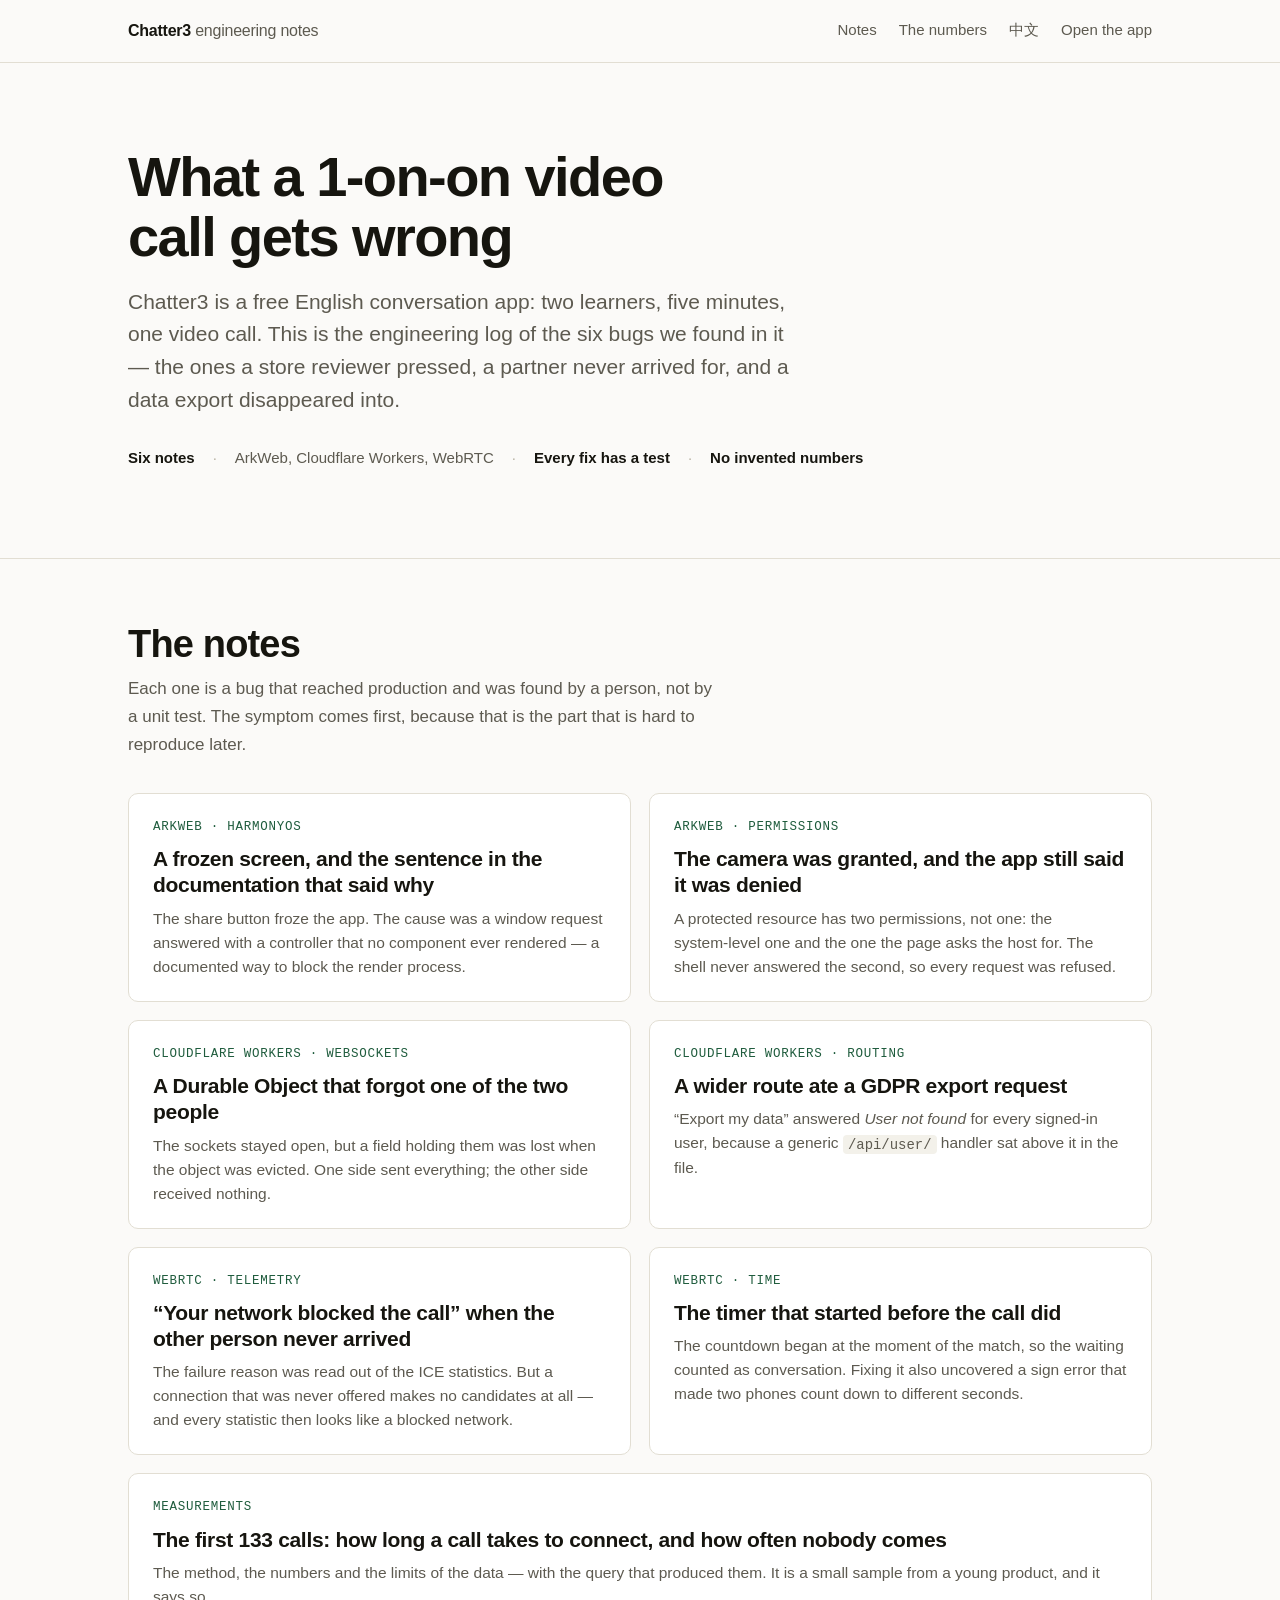
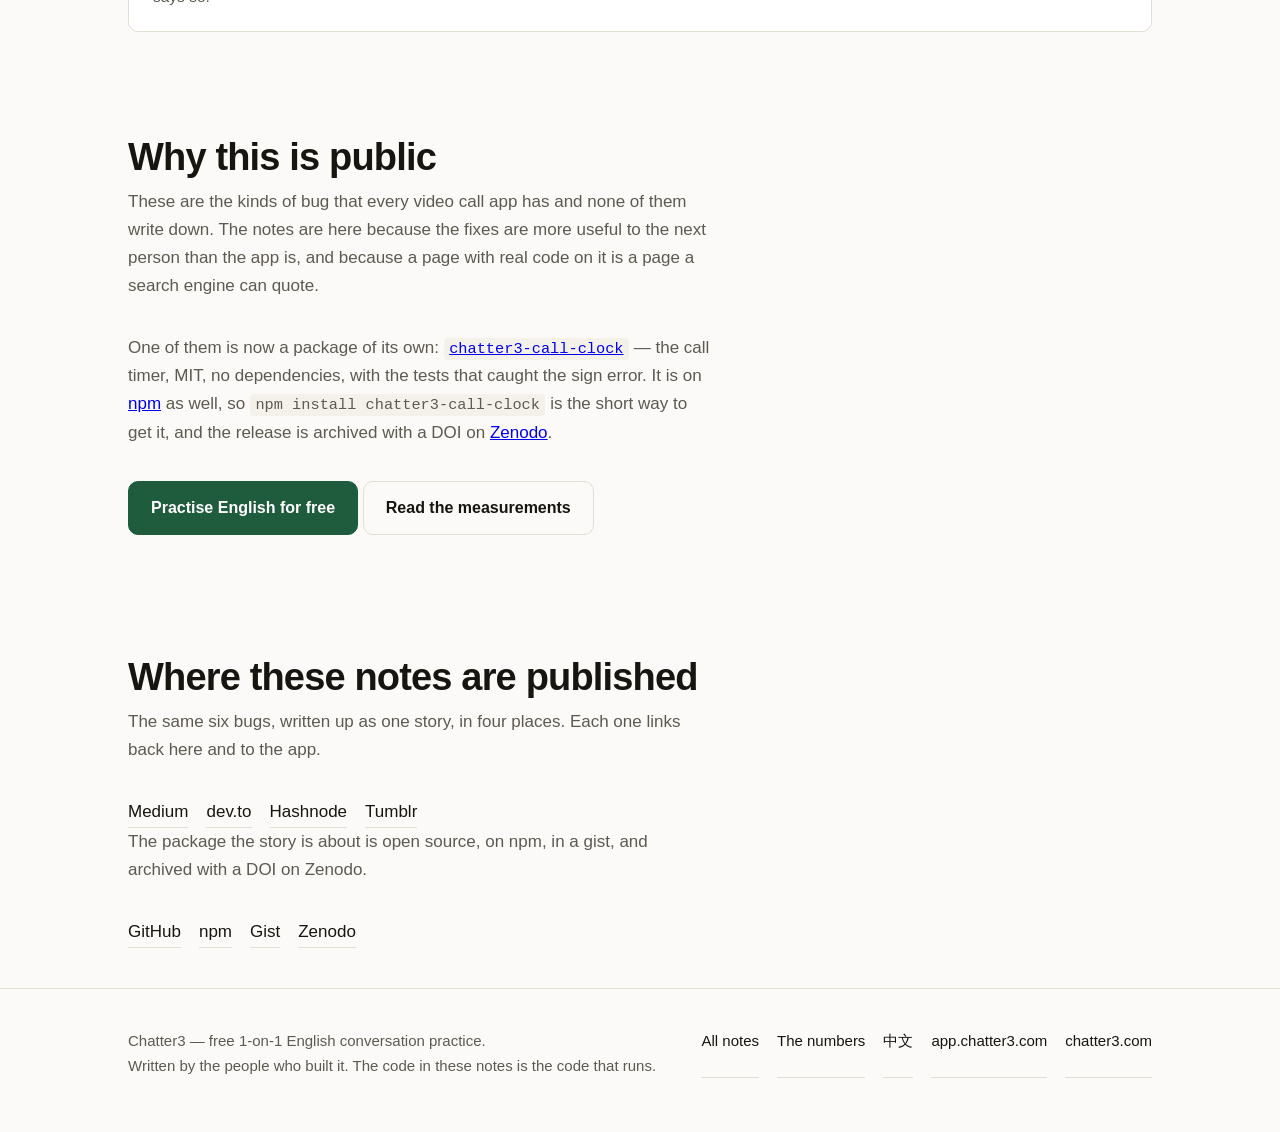
<file: index.html>
<!doctype html>
<html lang="en" data-type="software" data-radius="soft" data-buttons="solid">
<head>
<meta charset="utf-8">
<meta name="viewport" content="width=device-width, initial-scale=1">
<title>What a 1-on-1 video call gets wrong — Chatter3 engineering notes</title>
<meta name="description" content="The engineering log of Chatter3, a free English conversation app: six real bugs in ArkWeb, Cloudflare Workers and WebRTC, each with the symptom, the cause, the fix and the test that keeps it fixed.">
<meta name="site-kind" content="software">
<meta name="page-type" content="software">
<meta name="page-kind" content="notes">
<link rel="canonical" href="https://chatter3-lab.github.io/">
<meta property="og:title" content="What a 1-on-1 video call gets wrong">
<meta property="og:description" content="Six bugs from a free 1-on-1 video call app in production, with the code that fixed them.">
<meta property="og:type" content="website">
<meta property="og:url" content="https://chatter3-lab.github.io/">
<meta name="twitter:card" content="summary">
<meta name="theme-color" content="#fbfaf8">
<link rel="stylesheet" href="/style.css">
<link rel="icon" href="/favicon.svg" type="image/svg+xml">
<script>document.documentElement.className += ' js';</script>
</head>
<body>
<a class="skip" href="#main">Skip to the text</a>

<header class="site-head">
  <div class="wrap">
    <a class="brand" href="/">Chatter3 <span>engineering notes</span></a>
    <nav class="nav">
      <a href="/#notes">Notes</a>
      <a href="/data/">The numbers</a>
      <a class="secondary" href="/zh/">中文</a>
      <a class="secondary" href="https://app.chatter3.com">Open the app</a>
    </nav>
  </div>
</header>

<main id="main">
  <section class="hero">
    <div class="wrap">
      <h1 data-enter>What a 1-on&#8209;on video call gets wrong</h1>
      <p class="lede" data-enter>Chatter3 is a free English conversation app: two learners, five minutes, one video call. This is the engineering log of the six bugs we found in it — the ones a store reviewer pressed, a partner never arrived for, and a data export disappeared into.</p>
      <p class="meta" data-enter><span><b>Six notes</b></span><span>ArkWeb, Cloudflare Workers, WebRTC</span><span><b>Every fix has a test</b></span><span><b>No invented numbers</b></span></p>
    </div>
  </section>

  <section class="notes" id="notes">
    <div class="wrap">
      <h2>The notes</h2>
      <p class="section-note">Each one is a bug that reached production and was found by a person, not by a unit test. The symptom comes first, because that is the part that is hard to reproduce later.</p>

      <div class="note-grid">
        <a class="note-card" href="/arkweb-freeze/">
          <p class="kicker">ArkWeb · HarmonyOS</p>
          <h3>A frozen screen, and the sentence in the documentation that said why</h3>
          <p>The share button froze the app. The cause was a window request answered with a controller that no component ever rendered — a documented way to block the render process.</p>
        </a>

        <a class="note-card" href="/camera-permission/">
          <p class="kicker">ArkWeb · Permissions</p>
          <h3>The camera was granted, and the app still said it was denied</h3>
          <p>A protected resource has two permissions, not one: the system&#8209;level one and the one the page asks the host for. The shell never answered the second, so every request was refused.</p>
        </a>

        <a class="note-card" href="/durable-object-peer-loss/">
          <p class="kicker">Cloudflare Workers · WebSockets</p>
          <h3>A Durable Object that forgot one of the two people</h3>
          <p>The sockets stayed open, but a field holding them was lost when the object was evicted. One side sent everything; the other side received nothing.</p>
        </a>

        <a class="note-card" href="/route-order/">
          <p class="kicker">Cloudflare Workers · Routing</p>
          <h3>A wider route ate a GDPR export request</h3>
          <p>&#8220;Export my data&#8221; answered <em>User not found</em> for every signed&#8209;in user, because a generic <code>/api/user/<id></code> handler sat above it in the file.</p>
        </a>

        <a class="note-card" href="/peer-not-joined/">
          <p class="kicker">WebRTC · Telemetry</p>
          <h3>&#8220;Your network blocked the call&#8221; when the other person never arrived</h3>
          <p>The failure reason was read out of the ICE statistics. But a connection that was never offered makes no candidates at all — and every statistic then looks like a blocked network.</p>
        </a>

        <a class="note-card" href="/call-clock/">
          <p class="kicker">WebRTC · Time</p>
          <h3>The timer that started before the call did</h3>
          <p>The countdown began at the moment of the match, so the waiting counted as conversation. Fixing it also uncovered a sign error that made two phones count down to different seconds.</p>
        </a>

        <a class="note-card note-card--wide" href="/data/">
          <p class="kicker">Measurements</p>
          <h3>The first 133 calls: how long a call takes to connect, and how often nobody comes</h3>
          <p>The method, the numbers and the limits of the data — with the query that produced them. It is a small sample from a young product, and it says so.</p>
        </a>
      </div>
    </div>
  </section>

  <section class="notes">
    <div class="wrap">
      <h2>Why this is public</h2>
      <p class="section-note">These are the kinds of bug that every video call app has and none of them write down. The notes are here because the fixes are more useful to the next person than the app is, and because a page with real code on it is a page a search engine can quote.</p>
      <p class="section-note">One of them is now a package of its own: <a href="https://github.com/chatter3-lab/chatter3-call-clock"><code>chatter3-call-clock</code></a> — the call timer, MIT, no dependencies, with the tests that caught the sign error. It is on <a href="https://www.npmjs.com/package/chatter3-call-clock">npm</a> as well, so <code>npm install chatter3-call-clock</code> is the short way to get it, and the release is archived with a DOI on <a href="https://zenodo.org/records/24357991">Zenodo</a>.</p>
      <p><a class="btn" href="https://app.chatter3.com">Practise English for free</a> <a class="btn btn--quiet" href="/data/">Read the measurements</a></p>
    </div>
  </section>

  <section class="notes">
    <div class="wrap">
      <h2>Where these notes are published</h2>
      <p class="section-note">The same six bugs, written up as one story, in four places. Each one links back here and to the app.</p>
      <p class="pub-links">
        <a href="https://medium.com/@chatter3_lab/six-production-bugs-in-a-webrtc-app-with-the-tests-that-keep-them-fixed-aef40ace1c3a">Medium</a>
        <a href="https://dev.to/chatter3_lab/six-production-bugs-in-a-webrtc-app-with-the-tests-that-keep-them-fixed-25oj">dev.to</a>
        <a href="https://hashnode.com/posts/six-production-bugs-in-a-webrtc-app-with-the-tests-that-keep-them-fixed/6afd4846d442bab38e0895c0">Hashnode</a>
        <a href="https://www.tumblr.com/chatter3-lab">Tumblr</a>
      </p>
      <p class="section-note">The package the story is about is open source, on npm, in a gist, and archived with a DOI on Zenodo.</p>
      <p class="pub-links">
        <a href="https://github.com/chatter3-lab/chatter3-call-clock">GitHub</a>
        <a href="https://www.npmjs.com/package/chatter3-call-clock">npm</a>
        <a href="https://gist.github.com/rkj-c3/0881f4837f5694165c9cd8d26cff5bd1">Gist</a>
        <a href="https://zenodo.org/records/24357991">Zenodo</a>
      </p>
    </div>
  </section>
</main>

<footer class="site-foot">
  <div class="wrap">
    <div>
      Chatter3 — free 1-on-1 English conversation practice.<br>
      Written by the people who built it. The code in these notes is the code that runs.
    </div>
    <div class="foot-links">
      <a href="/">All notes</a>
      <a href="/data/">The numbers</a>
      <a href="/zh/">中文</a>
      <a href="https://app.chatter3.com">app.chatter3.com</a>
      <a href="https://chatter3.com">chatter3.com</a>
    </div>
  </div>
</footer>

<script>
(function () {
  var els = document.querySelectorAll('[data-enter]');
  function show() { for (var i = 0; i < els.length; i++) { els[i].classList.add('in'); } }
  if (window.matchMedia && window.matchMedia('(prefers-reduced-motion: reduce)').matches) { show(); return; }
  requestAnimationFrame(function () { setTimeout(show, 60); });
})();
</script>
</body>
</html>
</file>
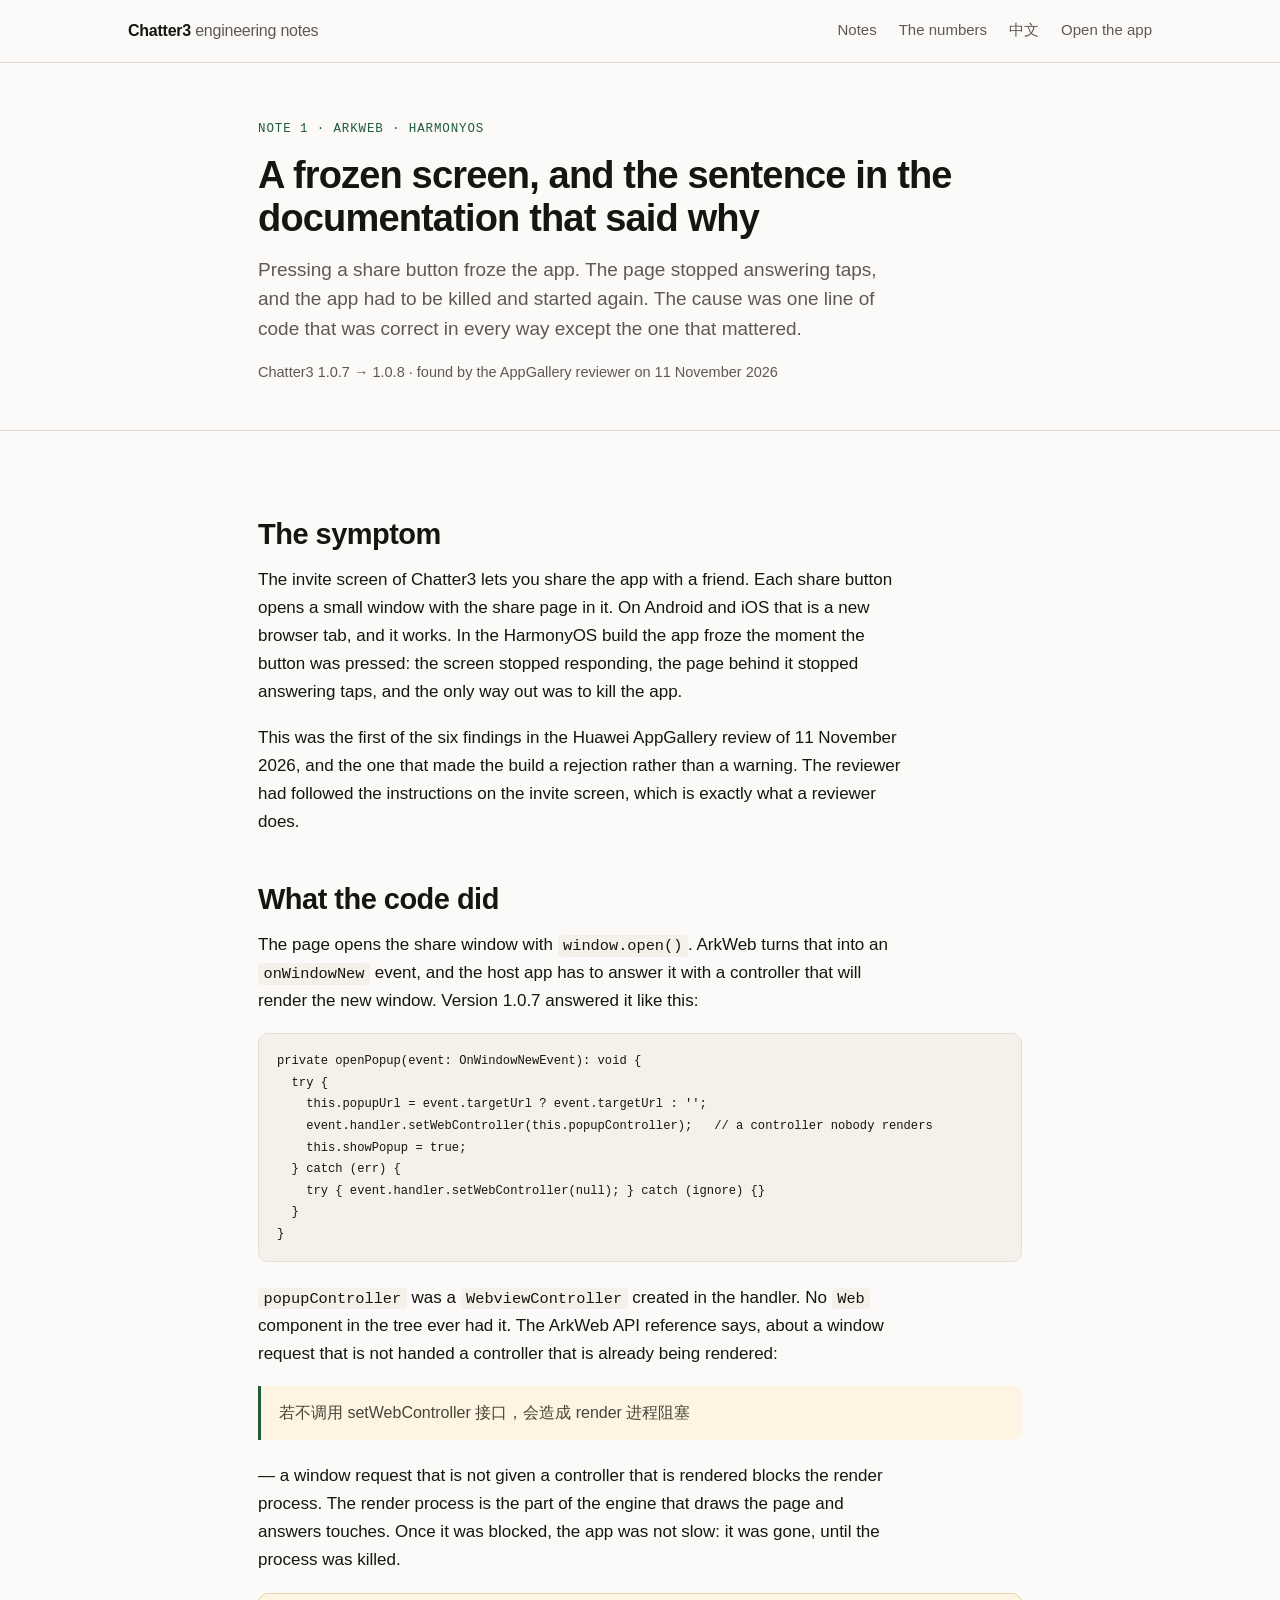
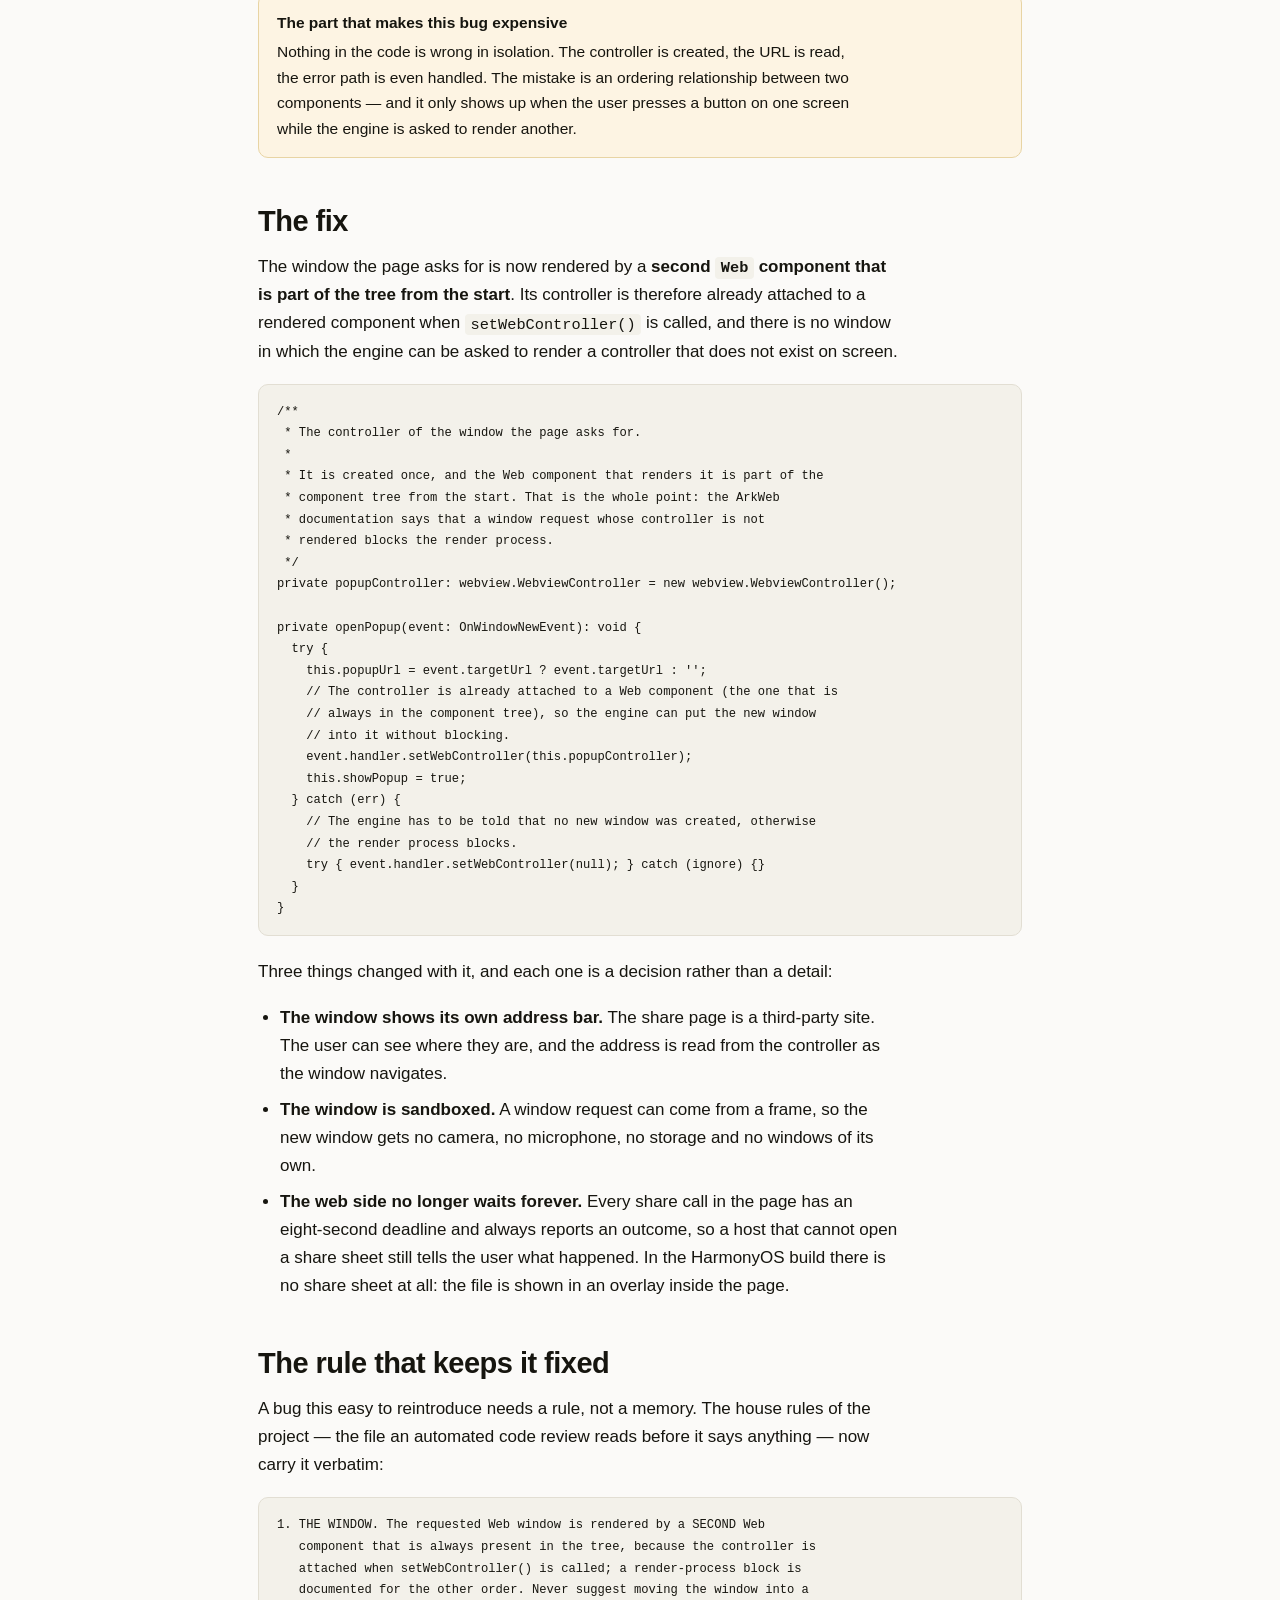
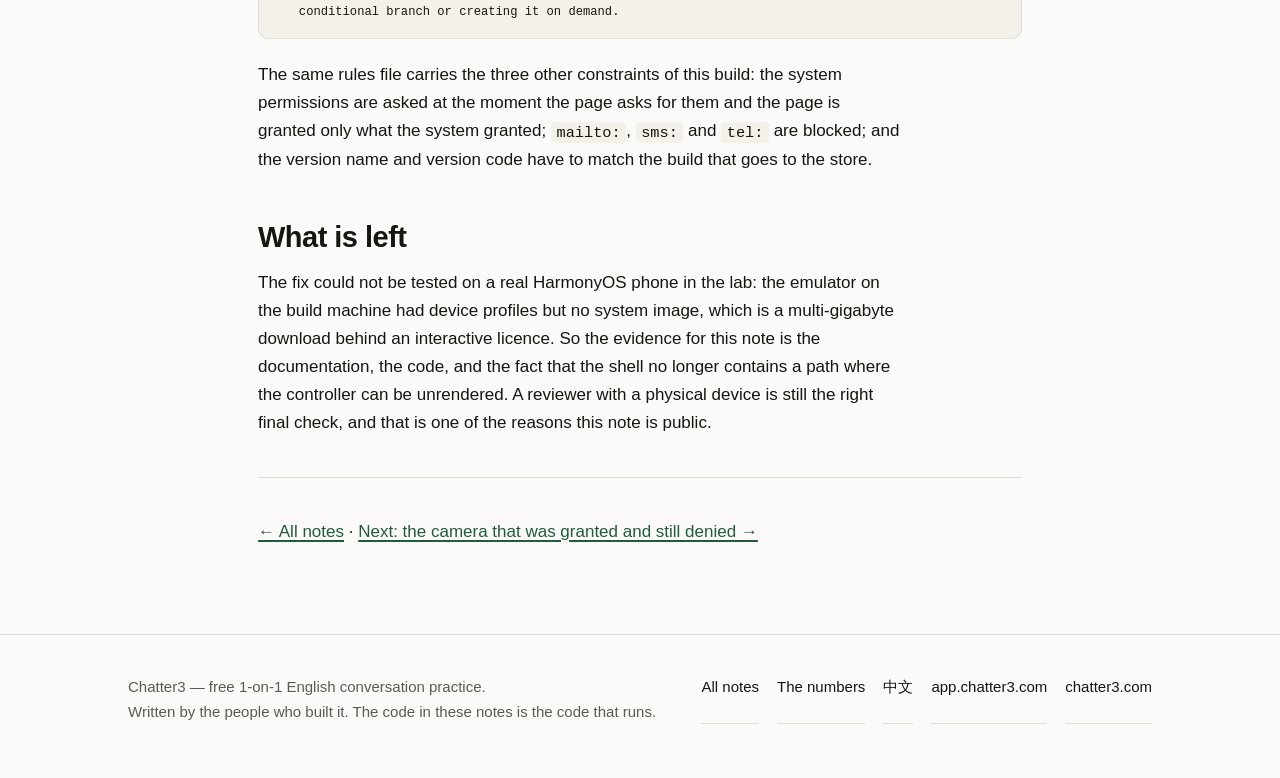
<file: arkweb-freeze/index.html>
<!doctype html>
<html lang="en" data-type="software" data-radius="soft" data-buttons="solid">
<head>
<meta charset="utf-8">
<meta name="viewport" content="width=device-width, initial-scale=1">
<title>A frozen screen, and the sentence in the documentation that said why — Chatter3</title>
<meta name="description" content="A share button froze the HarmonyOS app: ArkWeb's onWindowNew was answered with a WebviewController that no Web component ever rendered, which blocks the render process. The fix, the code and the rule that keeps it fixed.">
<meta name="site-kind" content="software">
<meta name="page-type" content="software">
<link rel="canonical" href="https://chatter3-lab.github.io/arkweb-freeze/">
<meta property="og:title" content="A frozen screen, and the sentence in the documentation that said why">
<meta property="og:description" content="ArkWeb, a window request, and a render process that blocked.">
<meta property="og:type" content="article">
<meta property="og:url" content="https://chatter3-lab.github.io/arkweb-freeze/">
<meta name="theme-color" content="#fbfaf8">
<link rel="stylesheet" href="/style.css">
<link rel="icon" href="/favicon.svg" type="image/svg+xml">
</head>
<body>
<a class="skip" href="#main">Skip to the text</a>

<header class="site-head">
  <div class="wrap">
    <a class="brand" href="/">Chatter3 <span>engineering notes</span></a>
    <nav class="nav">
      <a href="/#notes">Notes</a>
      <a href="/data/">The numbers</a>
      <a class="secondary" href="/zh/">中文</a>
      <a class="secondary" href="https://app.chatter3.com">Open the app</a>
    </nav>
  </div>
</header>

<main id="main">
  <div class="page-head">
    <div class="wrap wrap--narrow">
      <p class="kicker">Note 1 · ArkWeb · HarmonyOS</p>
      <h1>A frozen screen, and the sentence in the documentation that said why</h1>
      <p class="lede">Pressing a share button froze the app. The page stopped answering taps, and the app had to be killed and started again. The cause was one line of code that was correct in every way except the one that mattered.</p>
      <p class="meta">Chatter3 1.0.7 → 1.0.8 · found by the AppGallery reviewer on 11 November 2026</p>
    </div>
  </div>

  <article>
    <div class="wrap wrap--narrow">

      <h2>The symptom</h2>
      <p>The invite screen of Chatter3 lets you share the app with a friend. Each share button opens a small window with the share page in it. On Android and iOS that is a new browser tab, and it works. In the HarmonyOS build the app froze the moment the button was pressed: the screen stopped responding, the page behind it stopped answering taps, and the only way out was to kill the app.</p>
      <p>This was the first of the six findings in the Huawei AppGallery review of 11 November 2026, and the one that made the build a rejection rather than a warning. The reviewer had followed the instructions on the invite screen, which is exactly what a reviewer does.</p>

      <h2>What the code did</h2>
      <p>The page opens the share window with <code>window.open()</code>. ArkWeb turns that into an <code>onWindowNew</code> event, and the host app has to answer it with a controller that will render the new window. Version 1.0.7 answered it like this:</p>
      <pre><code>private openPopup(event: OnWindowNewEvent): void {
  try {
    this.popupUrl = event.targetUrl ? event.targetUrl : '';
    event.handler.setWebController(this.popupController);   // a controller nobody renders
    this.showPopup = true;
  } catch (err) {
    try { event.handler.setWebController(null); } catch (ignore) {}
  }
}</code></pre>
      <p><code>popupController</code> was a <code>WebviewController</code> created in the handler. No <code>Web</code> component in the tree ever had it. The ArkWeb API reference says, about a window request that is not handed a controller that is already being rendered:</p>
      <blockquote><p>若不调用 setWebController 接口，会造成 render 进程阻塞</p></blockquote>
      <p>— a window request that is not given a controller that is rendered blocks the render process. The render process is the part of the engine that draws the page and answers touches. Once it was blocked, the app was not slow: it was gone, until the process was killed.</p>

      <div class="callout">
        <b>The part that makes this bug expensive</b>
        <p>Nothing in the code is wrong in isolation. The controller is created, the URL is read, the error path is even handled. The mistake is an ordering relationship between two components — and it only shows up when the user presses a button on one screen while the engine is asked to render another.</p>
      </div>

      <h2>The fix</h2>
      <p>The window the page asks for is now rendered by a <strong>second <code>Web</code> component that is part of the tree from the start</strong>. Its controller is therefore already attached to a rendered component when <code>setWebController()</code> is called, and there is no window in which the engine can be asked to render a controller that does not exist on screen.</p>
      <pre><code>/**
 * The controller of the window the page asks for.
 *
 * It is created once, and the Web component that renders it is part of the
 * component tree from the start. That is the whole point: the ArkWeb
 * documentation says that a window request whose controller is not
 * rendered blocks the render process.
 */
private popupController: webview.WebviewController = new webview.WebviewController();

private openPopup(event: OnWindowNewEvent): void {
  try {
    this.popupUrl = event.targetUrl ? event.targetUrl : '';
    // The controller is already attached to a Web component (the one that is
    // always in the component tree), so the engine can put the new window
    // into it without blocking.
    event.handler.setWebController(this.popupController);
    this.showPopup = true;
  } catch (err) {
    // The engine has to be told that no new window was created, otherwise
    // the render process blocks.
    try { event.handler.setWebController(null); } catch (ignore) {}
  }
}</code></pre>
      <p>Three things changed with it, and each one is a decision rather than a detail:</p>
      <ul>
        <li><strong>The window shows its own address bar.</strong> The share page is a third&#8209;party site. The user can see where they are, and the address is read from the controller as the window navigates.</li>
        <li><strong>The window is sandboxed.</strong> A window request can come from a frame, so the new window gets no camera, no microphone, no storage and no windows of its own.</li>
        <li><strong>The web side no longer waits forever.</strong> Every share call in the page has an eight&#8209;second deadline and always reports an outcome, so a host that cannot open a share sheet still tells the user what happened. In the HarmonyOS build there is no share sheet at all: the file is shown in an overlay inside the page.</li>
      </ul>

      <h2>The rule that keeps it fixed</h2>
      <p>A bug this easy to reintroduce needs a rule, not a memory. The house rules of the project — the file an automated code review reads before it says anything — now carry it verbatim:</p>
      <pre><code>1. THE WINDOW. The requested Web window is rendered by a SECOND Web
   component that is always present in the tree, because the controller is
   attached when setWebController() is called; a render-process block is
   documented for the other order. Never suggest moving the window into a
   conditional branch or creating it on demand.</code></pre>
      <p>The same rules file carries the three other constraints of this build: the system permissions are asked at the moment the page asks for them and the page is granted only what the system granted; <code>mailto:</code>, <code>sms:</code> and <code>tel:</code> are blocked; and the version name and version code have to match the build that goes to the store.</p>

      <h2>What is left</h2>
      <p>The fix could not be tested on a real HarmonyOS phone in the lab: the emulator on the build machine had device profiles but no system image, which is a multi&#8209;gigabyte download behind an interactive licence. So the evidence for this note is the documentation, the code, and the fact that the shell no longer contains a path where the controller can be unrendered. A reviewer with a physical device is still the right final check, and that is one of the reasons this note is public.</p>

      <hr>
      <p><a href="/">← All notes</a> · <a href="/camera-permission/">Next: the camera that was granted and still denied →</a></p>
    </div>
  </article>
</main>

<footer class="site-foot">
  <div class="wrap">
    <div>
      Chatter3 — free 1-on-1 English conversation practice.<br>
      Written by the people who built it. The code in these notes is the code that runs.
    </div>
    <div class="foot-links">
      <a href="/">All notes</a>
      <a href="/data/">The numbers</a>
      <a href="/zh/">中文</a>
      <a href="https://app.chatter3.com">app.chatter3.com</a>
      <a href="https://chatter3.com">chatter3.com</a>
    </div>
  </div>
</footer>
</body>
</html>
</file>
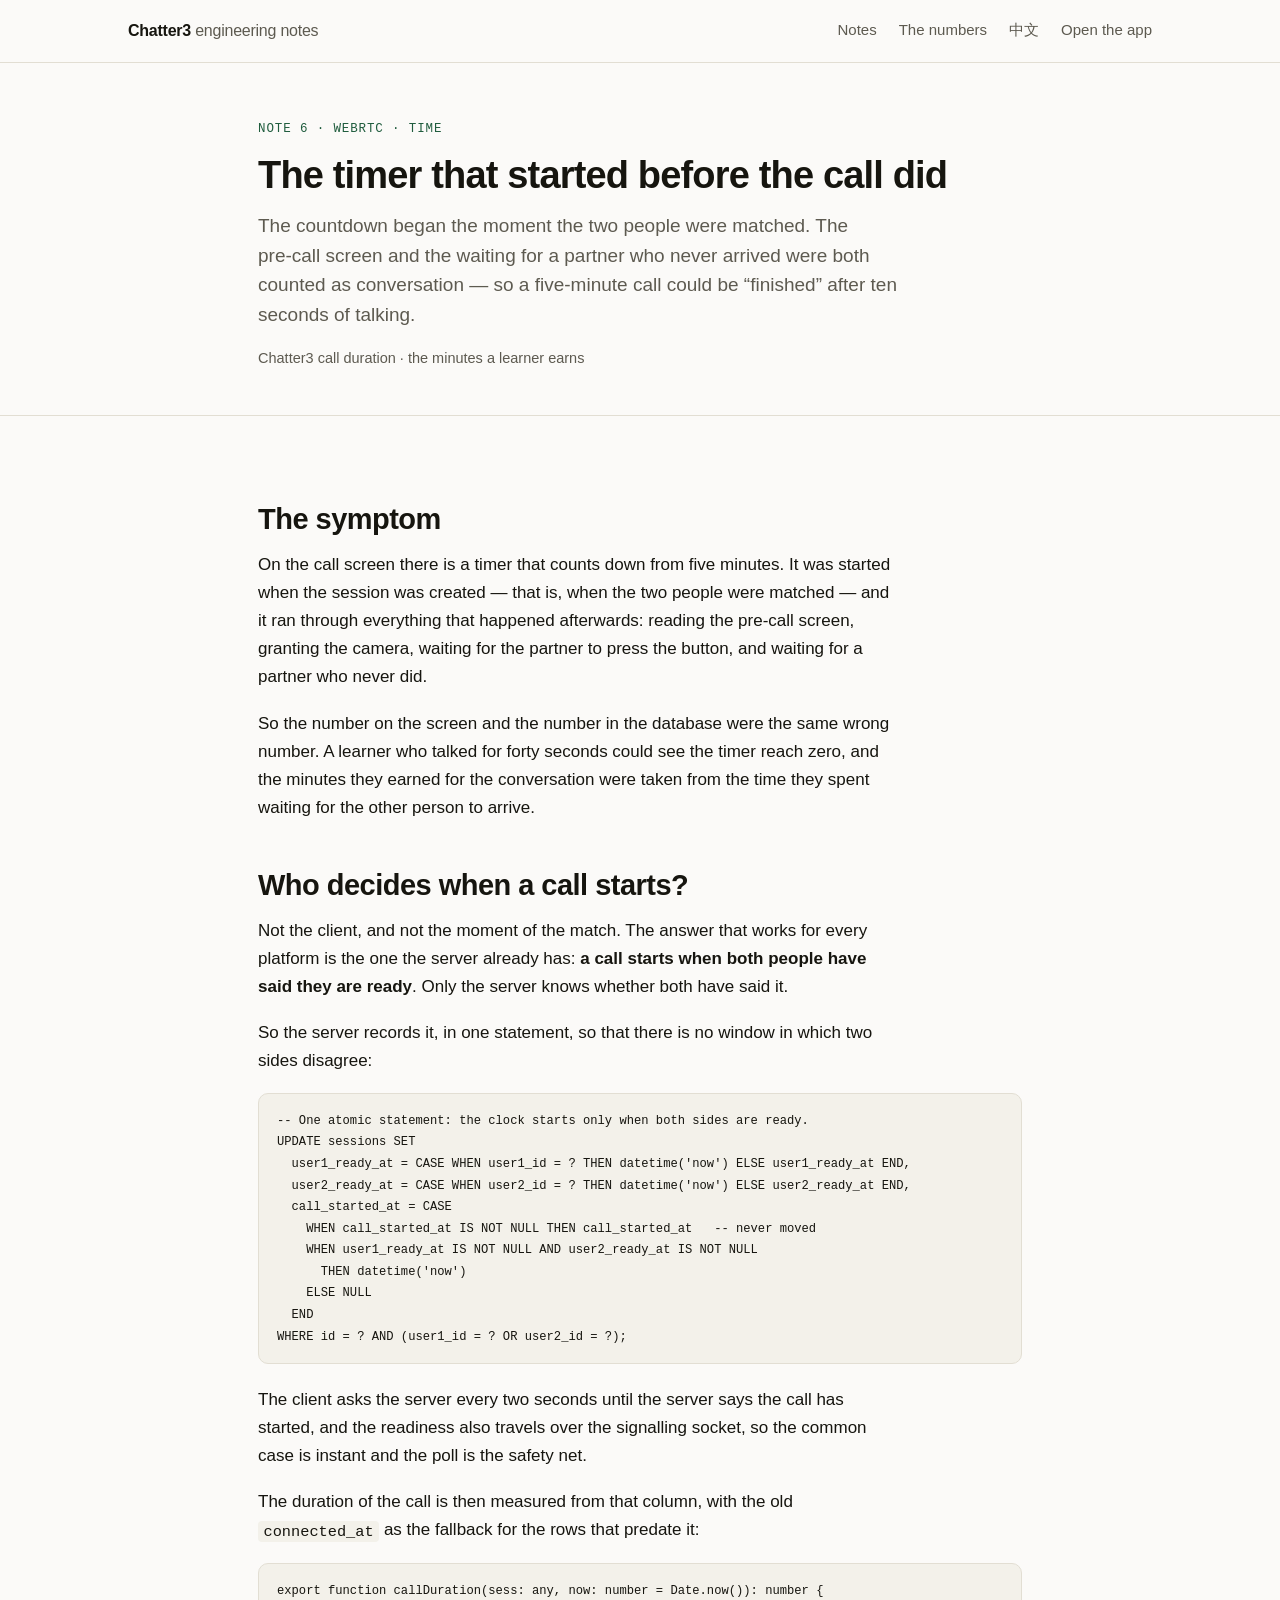
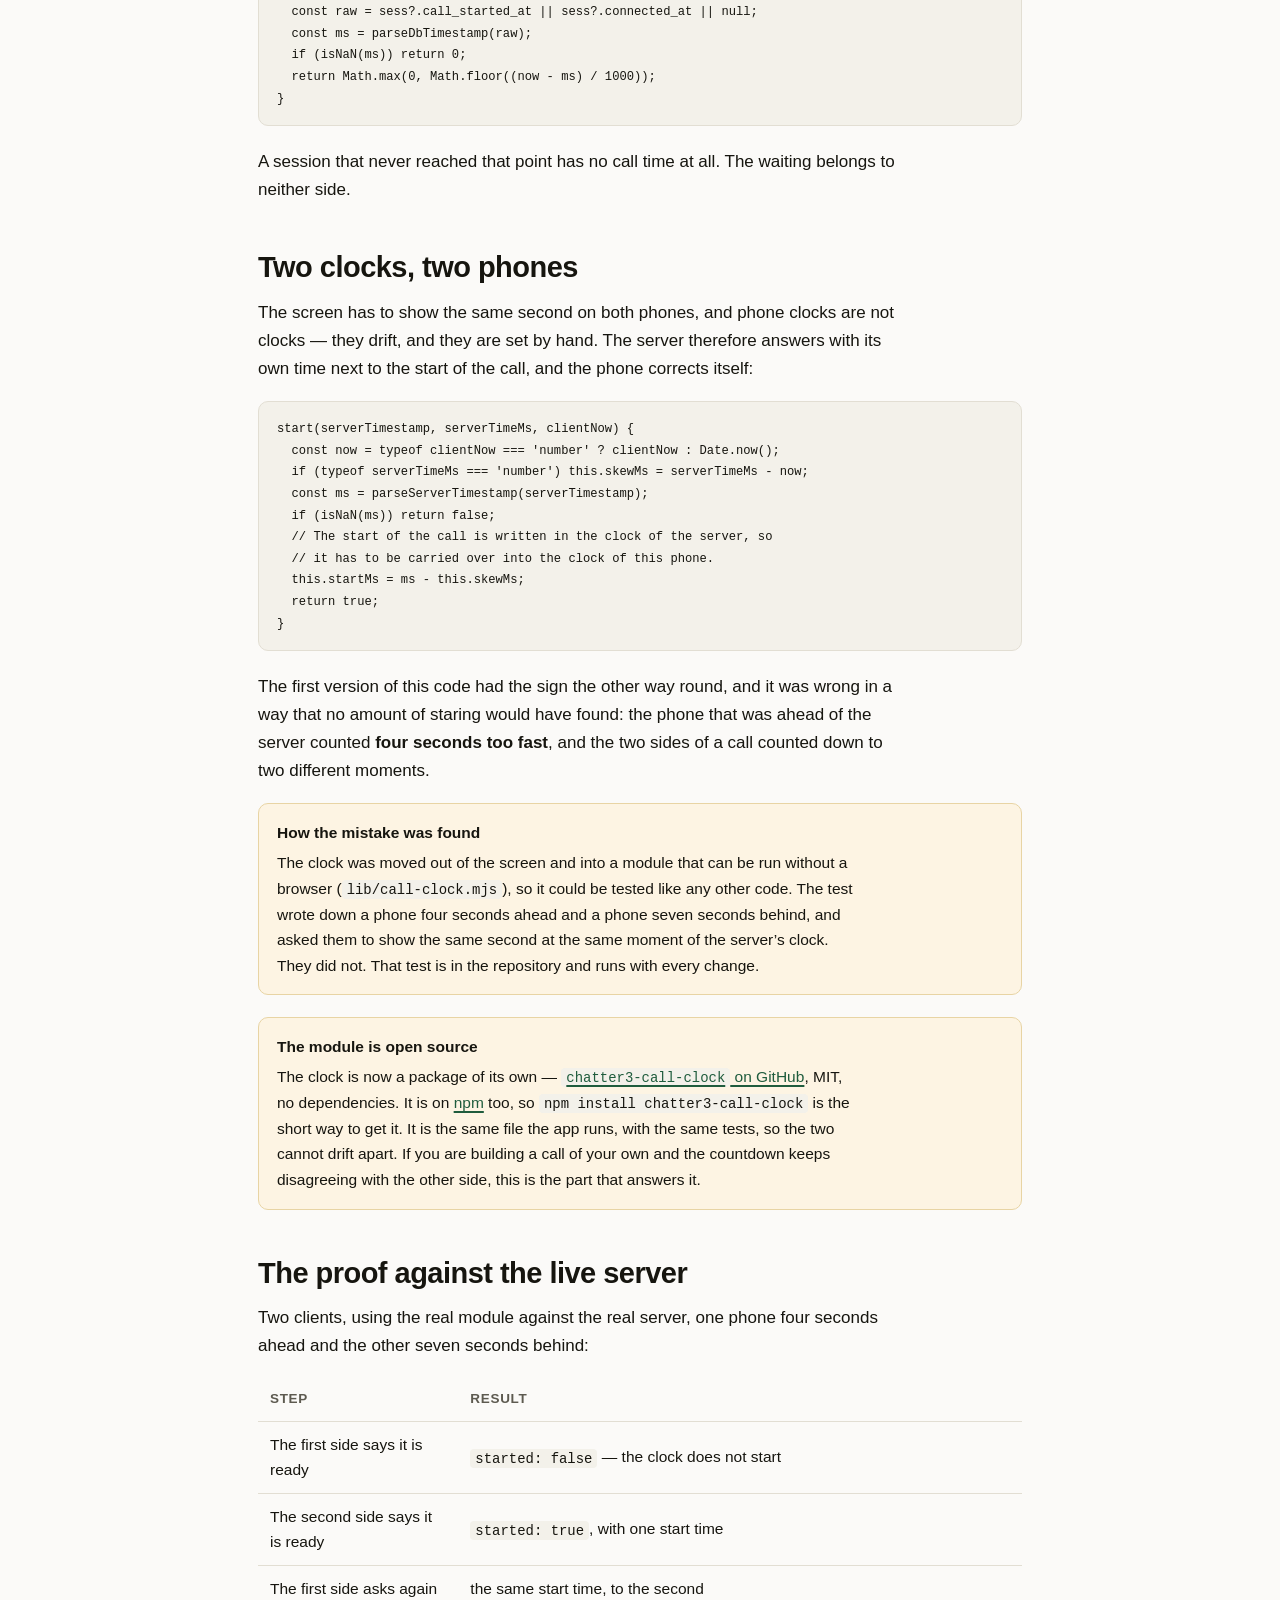
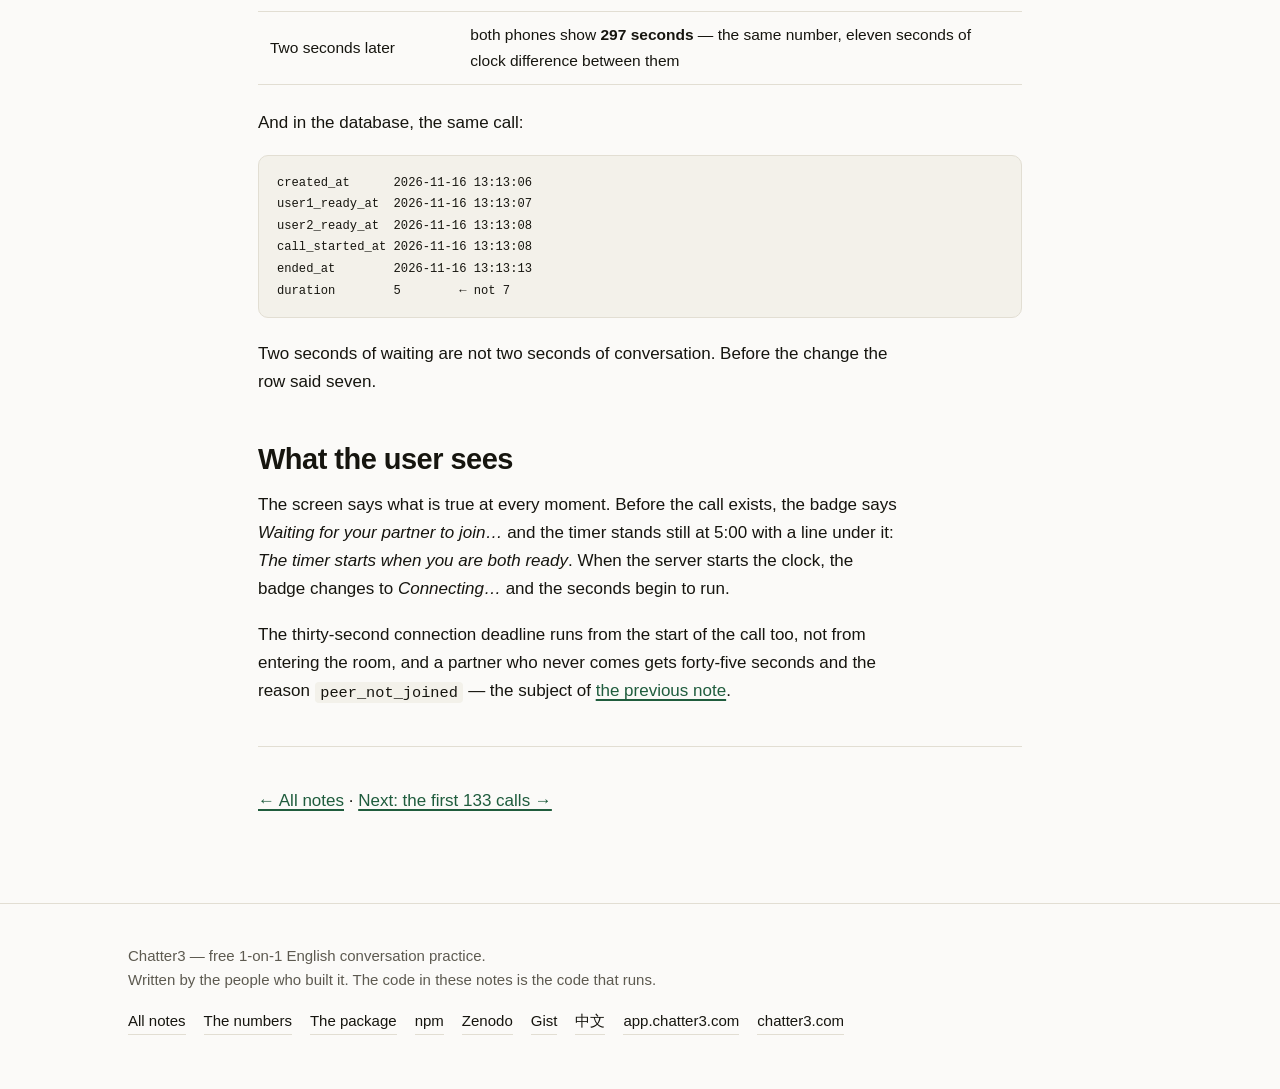
<file: call-clock/index.html>
<!doctype html>
<html lang="en" data-type="software" data-radius="soft" data-buttons="solid">
<head>
<meta charset="utf-8">
<meta name="viewport" content="width=device-width, initial-scale=1">
<title>The timer that started before the call did — Chatter3</title>
<meta name="description" content="A call countdown that began at the moment of the match counted the pre-call screen and the waiting as conversation. The fix: the server starts the clock when both sides are ready, and the two phones count down to the same second.">
<meta name="site-kind" content="software">
<meta name="page-type" content="software">
<link rel="canonical" href="https://chatter3-lab.github.io/call-clock/">
<meta property="og:title" content="The timer that started before the call did">
<meta property="og:description" content="Who decides when a call starts? The server, when both people are ready.">
<meta property="og:type" content="article">
<meta property="og:url" content="https://chatter3-lab.github.io/call-clock/">
<meta name="theme-color" content="#fbfaf8">
<link rel="stylesheet" href="/style.css">
<link rel="icon" href="/favicon.svg" type="image/svg+xml">
</head>
<body>
<a class="skip" href="#main">Skip to the text</a>

<header class="site-head">
  <div class="wrap">
    <a class="brand" href="/">Chatter3 <span>engineering notes</span></a>
    <nav class="nav">
      <a href="/#notes">Notes</a>
      <a href="/data/">The numbers</a>
      <a class="secondary" href="/zh/">中文</a>
      <a class="secondary" href="https://app.chatter3.com">Open the app</a>
    </nav>
  </div>
</header>

<main id="main">
  <div class="page-head">
    <div class="wrap wrap--narrow">
      <p class="kicker">Note 6 · WebRTC · Time</p>
      <h1>The timer that started before the call did</h1>
      <p class="lede">The countdown began the moment the two people were matched. The pre&#8209;call screen and the waiting for a partner who never arrived were both counted as conversation — so a five&#8209;minute call could be &#8220;finished&#8221; after ten seconds of talking.</p>
      <p class="meta">Chatter3 call duration · the minutes a learner earns</p>
    </div>
  </div>

  <article>
    <div class="wrap wrap--narrow">

      <h2>The symptom</h2>
      <p>On the call screen there is a timer that counts down from five minutes. It was started when the session was created — that is, when the two people were matched — and it ran through everything that happened afterwards: reading the pre&#8209;call screen, granting the camera, waiting for the partner to press the button, and waiting for a partner who never did.</p>
      <p>So the number on the screen and the number in the database were the same wrong number. A learner who talked for forty seconds could see the timer reach zero, and the minutes they earned for the conversation were taken from the time they spent waiting for the other person to arrive.</p>

      <h2>Who decides when a call starts?</h2>
      <p>Not the client, and not the moment of the match. The answer that works for every platform is the one the server already has: <strong>a call starts when both people have said they are ready</strong>. Only the server knows whether both have said it.</p>
      <p>So the server records it, in one statement, so that there is no window in which two sides disagree:</p>
      <pre><code>-- One atomic statement: the clock starts only when both sides are ready.
UPDATE sessions SET
  user1_ready_at = CASE WHEN user1_id = ? THEN datetime('now') ELSE user1_ready_at END,
  user2_ready_at = CASE WHEN user2_id = ? THEN datetime('now') ELSE user2_ready_at END,
  call_started_at = CASE
    WHEN call_started_at IS NOT NULL THEN call_started_at   -- never moved
    WHEN user1_ready_at IS NOT NULL AND user2_ready_at IS NOT NULL
      THEN datetime('now')
    ELSE NULL
  END
WHERE id = ? AND (user1_id = ? OR user2_id = ?);</code></pre>
      <p>The client asks the server every two seconds until the server says the call has started, and the readiness also travels over the signalling socket, so the common case is instant and the poll is the safety net.</p>
      <p>The duration of the call is then measured from that column, with the old <code>connected_at</code> as the fallback for the rows that predate it:</p>
      <pre><code>export function callDuration(sess: any, now: number = Date.now()): number {
  const raw = sess?.call_started_at || sess?.connected_at || null;
  const ms = parseDbTimestamp(raw);
  if (isNaN(ms)) return 0;
  return Math.max(0, Math.floor((now - ms) / 1000));
}</code></pre>
      <p>A session that never reached that point has no call time at all. The waiting belongs to neither side.</p>

      <h2>Two clocks, two phones</h2>
      <p>The screen has to show the same second on both phones, and phone clocks are not clocks — they drift, and they are set by hand. The server therefore answers with its own time next to the start of the call, and the phone corrects itself:</p>
      <pre><code>start(serverTimestamp, serverTimeMs, clientNow) {
  const now = typeof clientNow === 'number' ? clientNow : Date.now();
  if (typeof serverTimeMs === 'number') this.skewMs = serverTimeMs - now;
  const ms = parseServerTimestamp(serverTimestamp);
  if (isNaN(ms)) return false;
  // The start of the call is written in the clock of the server, so
  // it has to be carried over into the clock of this phone.
  this.startMs = ms - this.skewMs;
  return true;
}</code></pre>
      <p>The first version of this code had the sign the other way round, and it was wrong in a way that no amount of staring would have found: the phone that was ahead of the server counted <strong>four seconds too fast</strong>, and the two sides of a call counted down to two different moments.</p>

      <div class="callout">
        <b>How the mistake was found</b>
        <p>The clock was moved out of the screen and into a module that can be run without a browser (<code>lib/call-clock.mjs</code>), so it could be tested like any other code. The test wrote down a phone four seconds ahead and a phone seven seconds behind, and asked them to show the same second at the same moment of the server&#8217;s clock. They did not. That test is in the repository and runs with every change.</p>
      </div>

      <div class="callout">
        <b>The module is open source</b>
        <p>The clock is now a package of its own — <a href="https://github.com/chatter3-lab/chatter3-call-clock"><code>chatter3-call-clock</code> on GitHub</a>, MIT, no dependencies. It is on <a href="https://www.npmjs.com/package/chatter3-call-clock">npm</a> too, so <code>npm install chatter3-call-clock</code> is the short way to get it. It is the same file the app runs, with the same tests, so the two cannot drift apart. If you are building a call of your own and the countdown keeps disagreeing with the other side, this is the part that answers it.</p>
      </div>

      <h2>The proof against the live server</h2>
      <p>Two clients, using the real module against the real server, one phone four seconds ahead and the other seven seconds behind:</p>
      <table>
        <thead><tr><th>Step</th><th>Result</th></tr></thead>
        <tbody>
          <tr><td>The first side says it is ready</td><td><code>started: false</code> — the clock does not start</td></tr>
          <tr><td>The second side says it is ready</td><td><code>started: true</code>, with one start time</td></tr>
          <tr><td>The first side asks again</td><td>the same start time, to the second</td></tr>
          <tr><td>Two seconds later</td><td>both phones show <strong>297 seconds</strong> — the same number, eleven seconds of clock difference between them</td></tr>
        </tbody>
      </table>
      <p>And in the database, the same call:</p>
      <pre><code>created_at      2026-11-16 13:13:06
user1_ready_at  2026-11-16 13:13:07
user2_ready_at  2026-11-16 13:13:08
call_started_at 2026-11-16 13:13:08
ended_at        2026-11-16 13:13:13
duration        5        ← not 7</code></pre>
      <p>Two seconds of waiting are not two seconds of conversation. Before the change the row said seven.</p>

      <h2>What the user sees</h2>
      <p>The screen says what is true at every moment. Before the call exists, the badge says <em>Waiting for your partner to join…</em> and the timer stands still at 5:00 with a line under it: <em>The timer starts when you are both ready</em>. When the server starts the clock, the badge changes to <em>Connecting…</em> and the seconds begin to run.</p>
      <p>The thirty&#8209;second connection deadline runs from the start of the call too, not from entering the room, and a partner who never comes gets forty&#8209;five seconds and the reason <code>peer_not_joined</code> — the subject of <a href="/peer-not-joined/">the previous note</a>.</p>

      <hr>
      <p><a href="/">← All notes</a> · <a href="/data/">Next: the first 133 calls →</a></p>
    </div>
  </article>
</main>

<footer class="site-foot">
  <div class="wrap">
    <div>
      Chatter3 — free 1-on-1 English conversation practice.<br>
      Written by the people who built it. The code in these notes is the code that runs.
    </div>
    <div class="foot-links">
      <a href="/">All notes</a>
      <a href="/data/">The numbers</a>
      <a href="https://github.com/chatter3-lab/chatter3-call-clock">The package</a>
      <a href="https://www.npmjs.com/package/chatter3-call-clock">npm</a>
      <a href="https://zenodo.org/records/24357991">Zenodo</a>
      <a href="https://gist.github.com/rkj-c3/0881f4837f5694165c9cd8d26cff5bd1">Gist</a>
      <a href="/zh/">中文</a>
      <a href="https://app.chatter3.com">app.chatter3.com</a>
      <a href="https://chatter3.com">chatter3.com</a>
    </div>
  </div>
</footer>
</body>
</html>
</file>
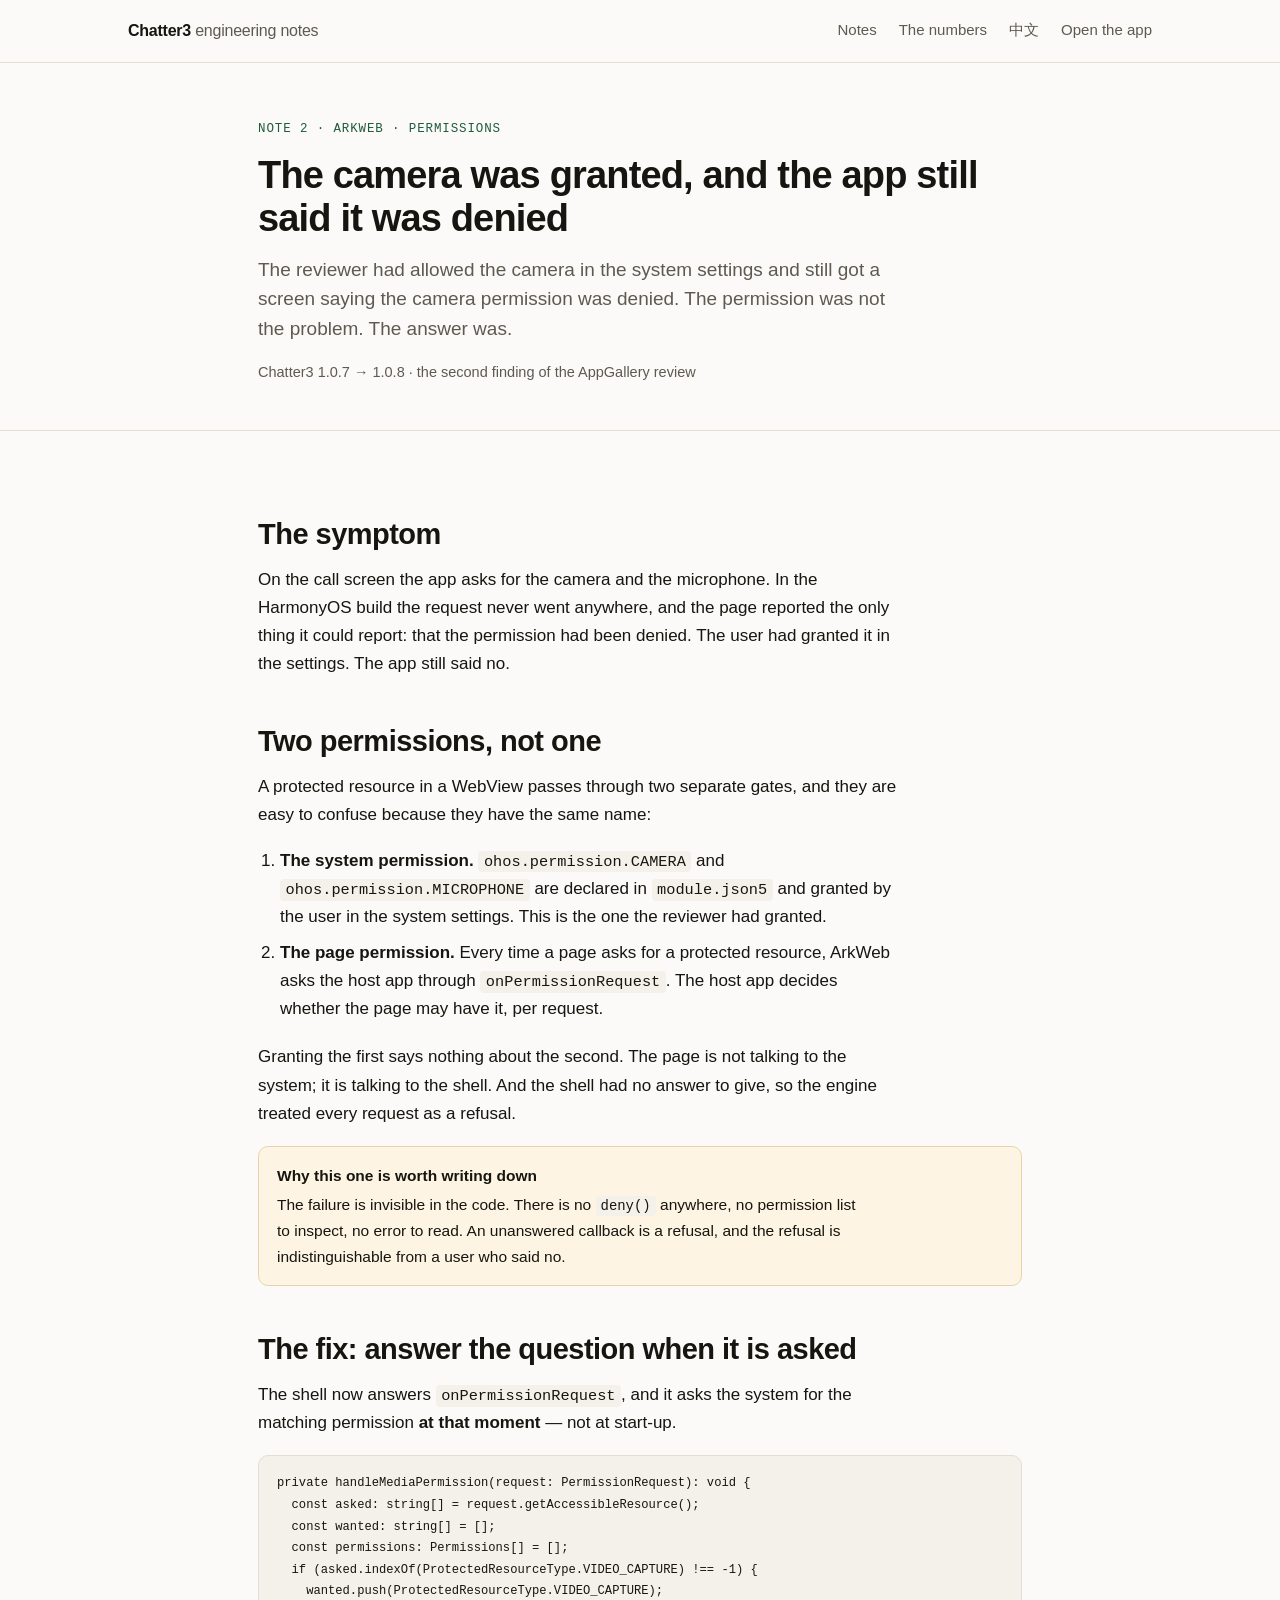
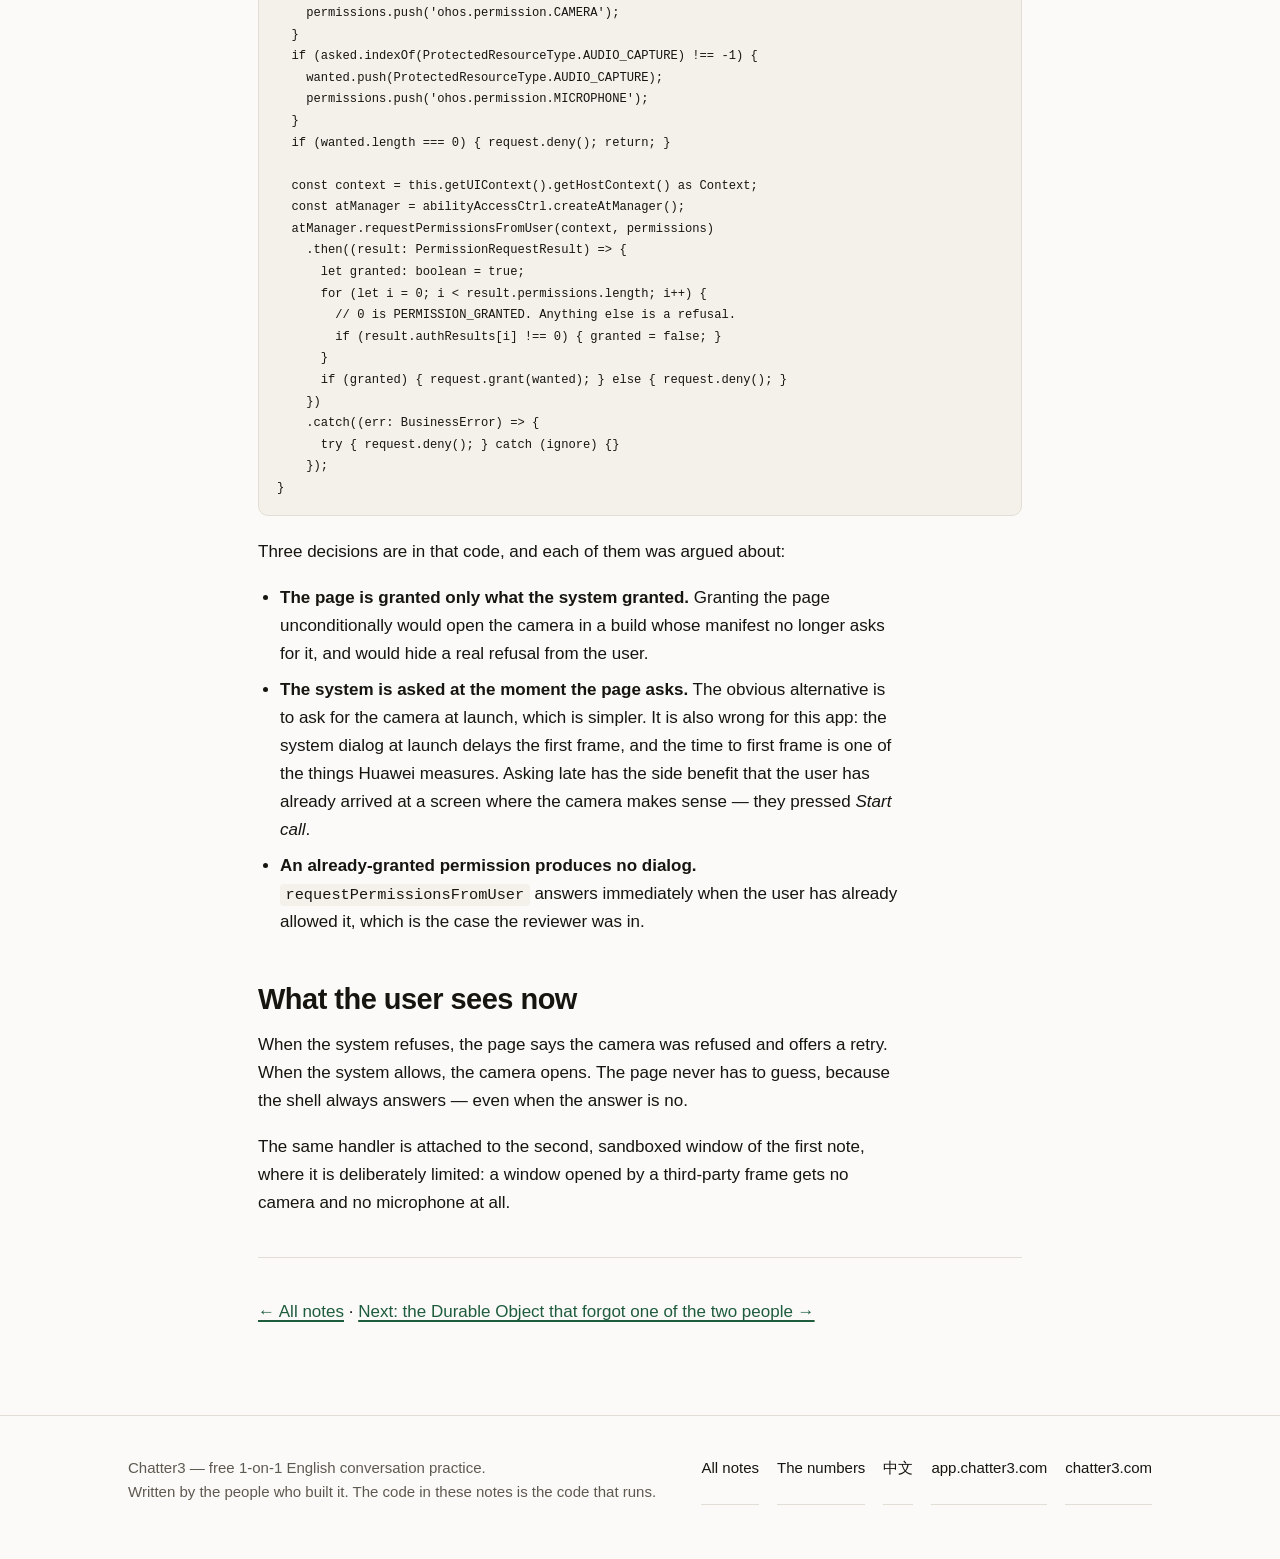
<file: camera-permission/index.html>
<!doctype html>
<html lang="en" data-type="software" data-radius="soft" data-buttons="solid">
<head>
<meta charset="utf-8">
<meta name="viewport" content="width=device-width, initial-scale=1">
<title>The camera was granted, and the app still said it was denied — Chatter3</title>
<meta name="description" content="A protected resource has two permissions: the system one and the one the page asks the host for. The HarmonyOS shell never answered onPermissionRequest, so every camera request was refused — and the page reported a denial that had not happened.">
<meta name="site-kind" content="software">
<meta name="page-type" content="software">
<link rel="canonical" href="https://chatter3-lab.github.io/camera-permission/">
<meta property="og:title" content="The camera was granted, and the app still said it was denied">
<meta property="og:description" content="Two permissions, one answer, and a refusal nobody made.">
<meta property="og:type" content="article">
<meta property="og:url" content="https://chatter3-lab.github.io/camera-permission/">
<meta name="theme-color" content="#fbfaf8">
<link rel="stylesheet" href="/style.css">
<link rel="icon" href="/favicon.svg" type="image/svg+xml">
</head>
<body>
<a class="skip" href="#main">Skip to the text</a>

<header class="site-head">
  <div class="wrap">
    <a class="brand" href="/">Chatter3 <span>engineering notes</span></a>
    <nav class="nav">
      <a href="/#notes">Notes</a>
      <a href="/data/">The numbers</a>
      <a class="secondary" href="/zh/">中文</a>
      <a class="secondary" href="https://app.chatter3.com">Open the app</a>
    </nav>
  </div>
</header>

<main id="main">
  <div class="page-head">
    <div class="wrap wrap--narrow">
      <p class="kicker">Note 2 · ArkWeb · Permissions</p>
      <h1>The camera was granted, and the app still said it was denied</h1>
      <p class="lede">The reviewer had allowed the camera in the system settings and still got a screen saying the camera permission was denied. The permission was not the problem. The answer was.</p>
      <p class="meta">Chatter3 1.0.7 → 1.0.8 · the second finding of the AppGallery review</p>
    </div>
  </div>

  <article>
    <div class="wrap wrap--narrow">

      <h2>The symptom</h2>
      <p>On the call screen the app asks for the camera and the microphone. In the HarmonyOS build the request never went anywhere, and the page reported the only thing it could report: that the permission had been denied. The user had granted it in the settings. The app still said no.</p>

      <h2>Two permissions, not one</h2>
      <p>A protected resource in a WebView passes through two separate gates, and they are easy to confuse because they have the same name:</p>
      <ol>
        <li><strong>The system permission.</strong> <code>ohos.permission.CAMERA</code> and <code>ohos.permission.MICROPHONE</code> are declared in <code>module.json5</code> and granted by the user in the system settings. This is the one the reviewer had granted.</li>
        <li><strong>The page permission.</strong> Every time a page asks for a protected resource, ArkWeb asks the host app through <code>onPermissionRequest</code>. The host app decides whether the page may have it, per request.</li>
      </ol>
      <p>Granting the first says nothing about the second. The page is not talking to the system; it is talking to the shell. And the shell had no answer to give, so the engine treated every request as a refusal.</p>

      <div class="callout">
        <b>Why this one is worth writing down</b>
        <p>The failure is invisible in the code. There is no <code>deny()</code> anywhere, no permission list to inspect, no error to read. An unanswered callback is a refusal, and the refusal is indistinguishable from a user who said no.</p>
      </div>

      <h2>The fix: answer the question when it is asked</h2>
      <p>The shell now answers <code>onPermissionRequest</code>, and it asks the system for the matching permission <strong>at that moment</strong> — not at start&#8209;up.</p>
      <pre><code>private handleMediaPermission(request: PermissionRequest): void {
  const asked: string[] = request.getAccessibleResource();
  const wanted: string[] = [];
  const permissions: Permissions[] = [];
  if (asked.indexOf(ProtectedResourceType.VIDEO_CAPTURE) !== -1) {
    wanted.push(ProtectedResourceType.VIDEO_CAPTURE);
    permissions.push('ohos.permission.CAMERA');
  }
  if (asked.indexOf(ProtectedResourceType.AUDIO_CAPTURE) !== -1) {
    wanted.push(ProtectedResourceType.AUDIO_CAPTURE);
    permissions.push('ohos.permission.MICROPHONE');
  }
  if (wanted.length === 0) { request.deny(); return; }

  const context = this.getUIContext().getHostContext() as Context;
  const atManager = abilityAccessCtrl.createAtManager();
  atManager.requestPermissionsFromUser(context, permissions)
    .then((result: PermissionRequestResult) => {
      let granted: boolean = true;
      for (let i = 0; i < result.permissions.length; i++) {
        // 0 is PERMISSION_GRANTED. Anything else is a refusal.
        if (result.authResults[i] !== 0) { granted = false; }
      }
      if (granted) { request.grant(wanted); } else { request.deny(); }
    })
    .catch((err: BusinessError) => {
      try { request.deny(); } catch (ignore) {}
    });
}</code></pre>
      <p>Three decisions are in that code, and each of them was argued about:</p>
      <ul>
        <li><strong>The page is granted only what the system granted.</strong> Granting the page unconditionally would open the camera in a build whose manifest no longer asks for it, and would hide a real refusal from the user.</li>
        <li><strong>The system is asked at the moment the page asks.</strong> The obvious alternative is to ask for the camera at launch, which is simpler. It is also wrong for this app: the system dialog at launch delays the first frame, and the time to first frame is one of the things Huawei measures. Asking late has the side benefit that the user has already arrived at a screen where the camera makes sense — they pressed <em>Start call</em>.</li>
        <li><strong>An already&#8209;granted permission produces no dialog.</strong> <code>requestPermissionsFromUser</code> answers immediately when the user has already allowed it, which is the case the reviewer was in.</li>
      </ul>

      <h2>What the user sees now</h2>
      <p>When the system refuses, the page says the camera was refused and offers a retry. When the system allows, the camera opens. The page never has to guess, because the shell always answers — even when the answer is no.</p>
      <p>The same handler is attached to the second, sandboxed window of the first note, where it is deliberately limited: a window opened by a third&#8209;party frame gets no camera and no microphone at all.</p>

      <hr>
      <p><a href="/">← All notes</a> · <a href="/durable-object-peer-loss/">Next: the Durable Object that forgot one of the two people →</a></p>
    </div>
  </article>
</main>

<footer class="site-foot">
  <div class="wrap">
    <div>
      Chatter3 — free 1-on-1 English conversation practice.<br>
      Written by the people who built it. The code in these notes is the code that runs.
    </div>
    <div class="foot-links">
      <a href="/">All notes</a>
      <a href="/data/">The numbers</a>
      <a href="/zh/">中文</a>
      <a href="https://app.chatter3.com">app.chatter3.com</a>
      <a href="https://chatter3.com">chatter3.com</a>
    </div>
  </div>
</footer>
</body>
</html>
</file>
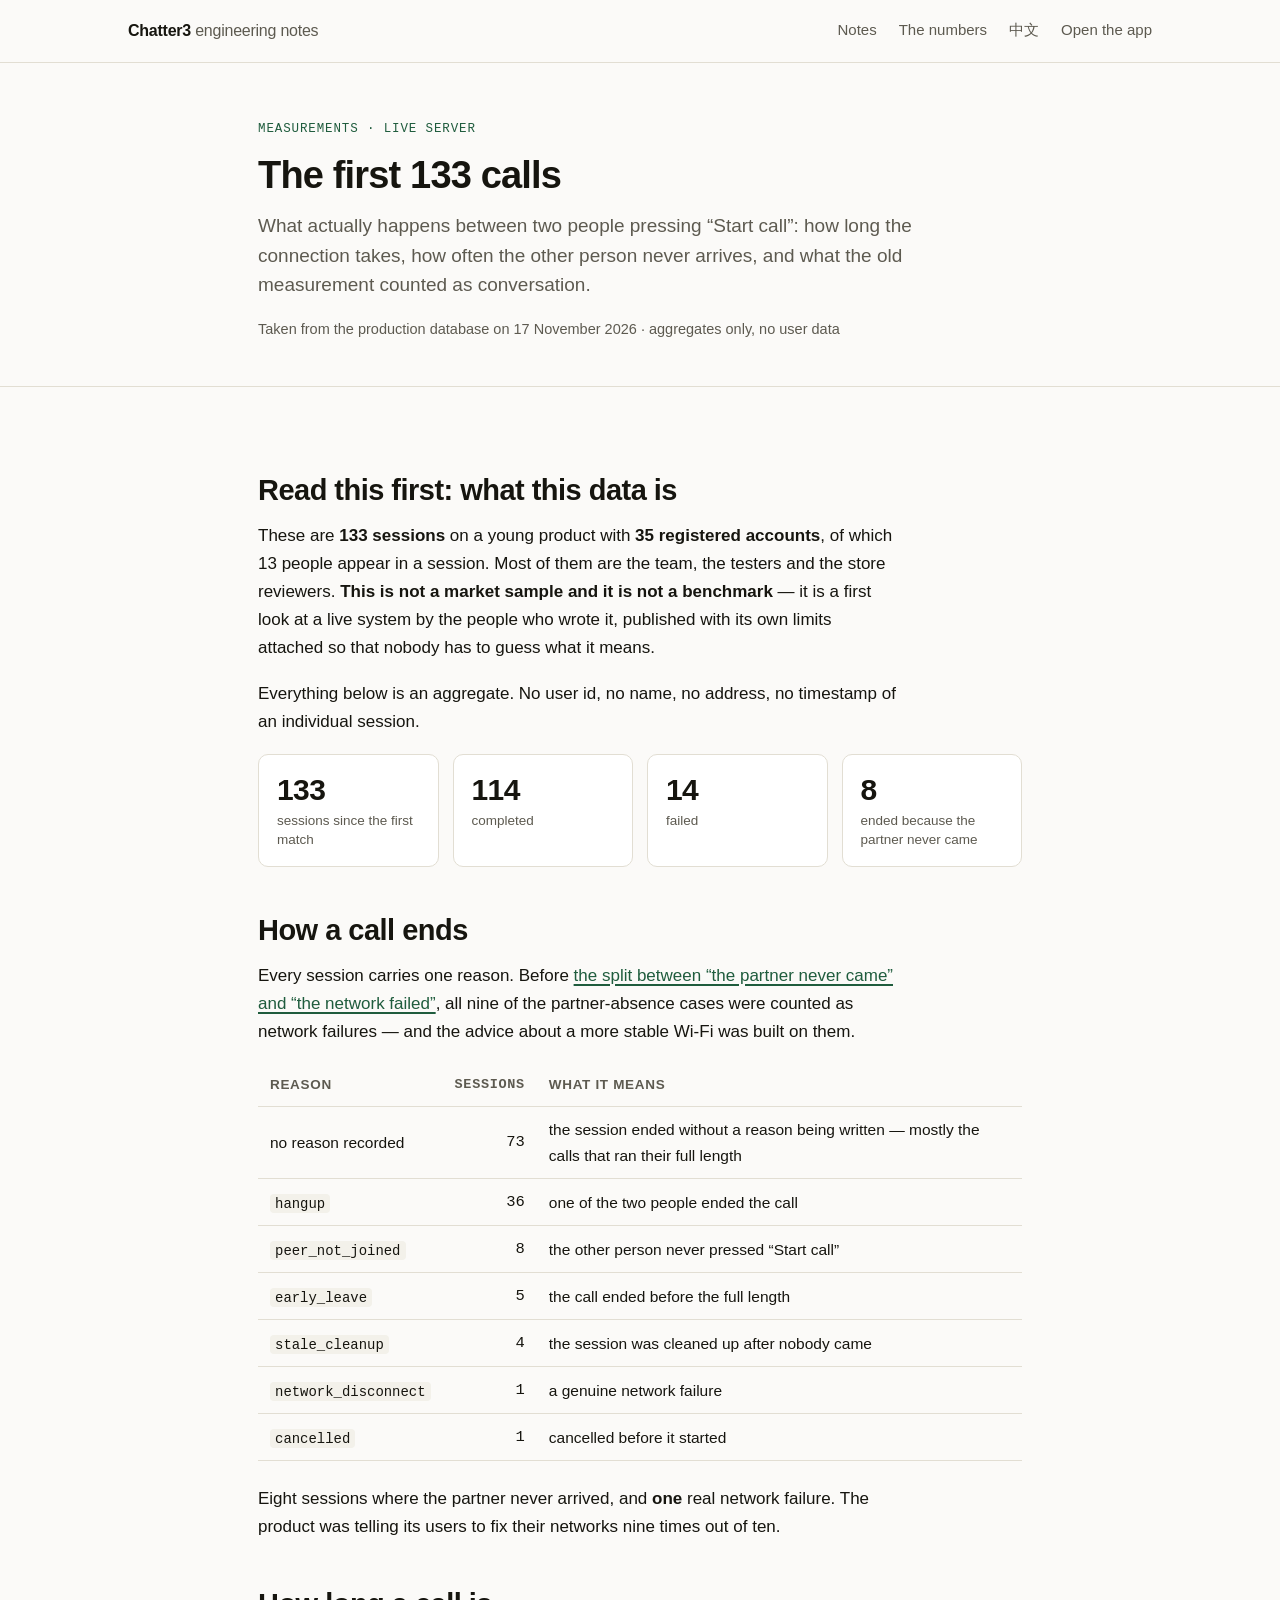
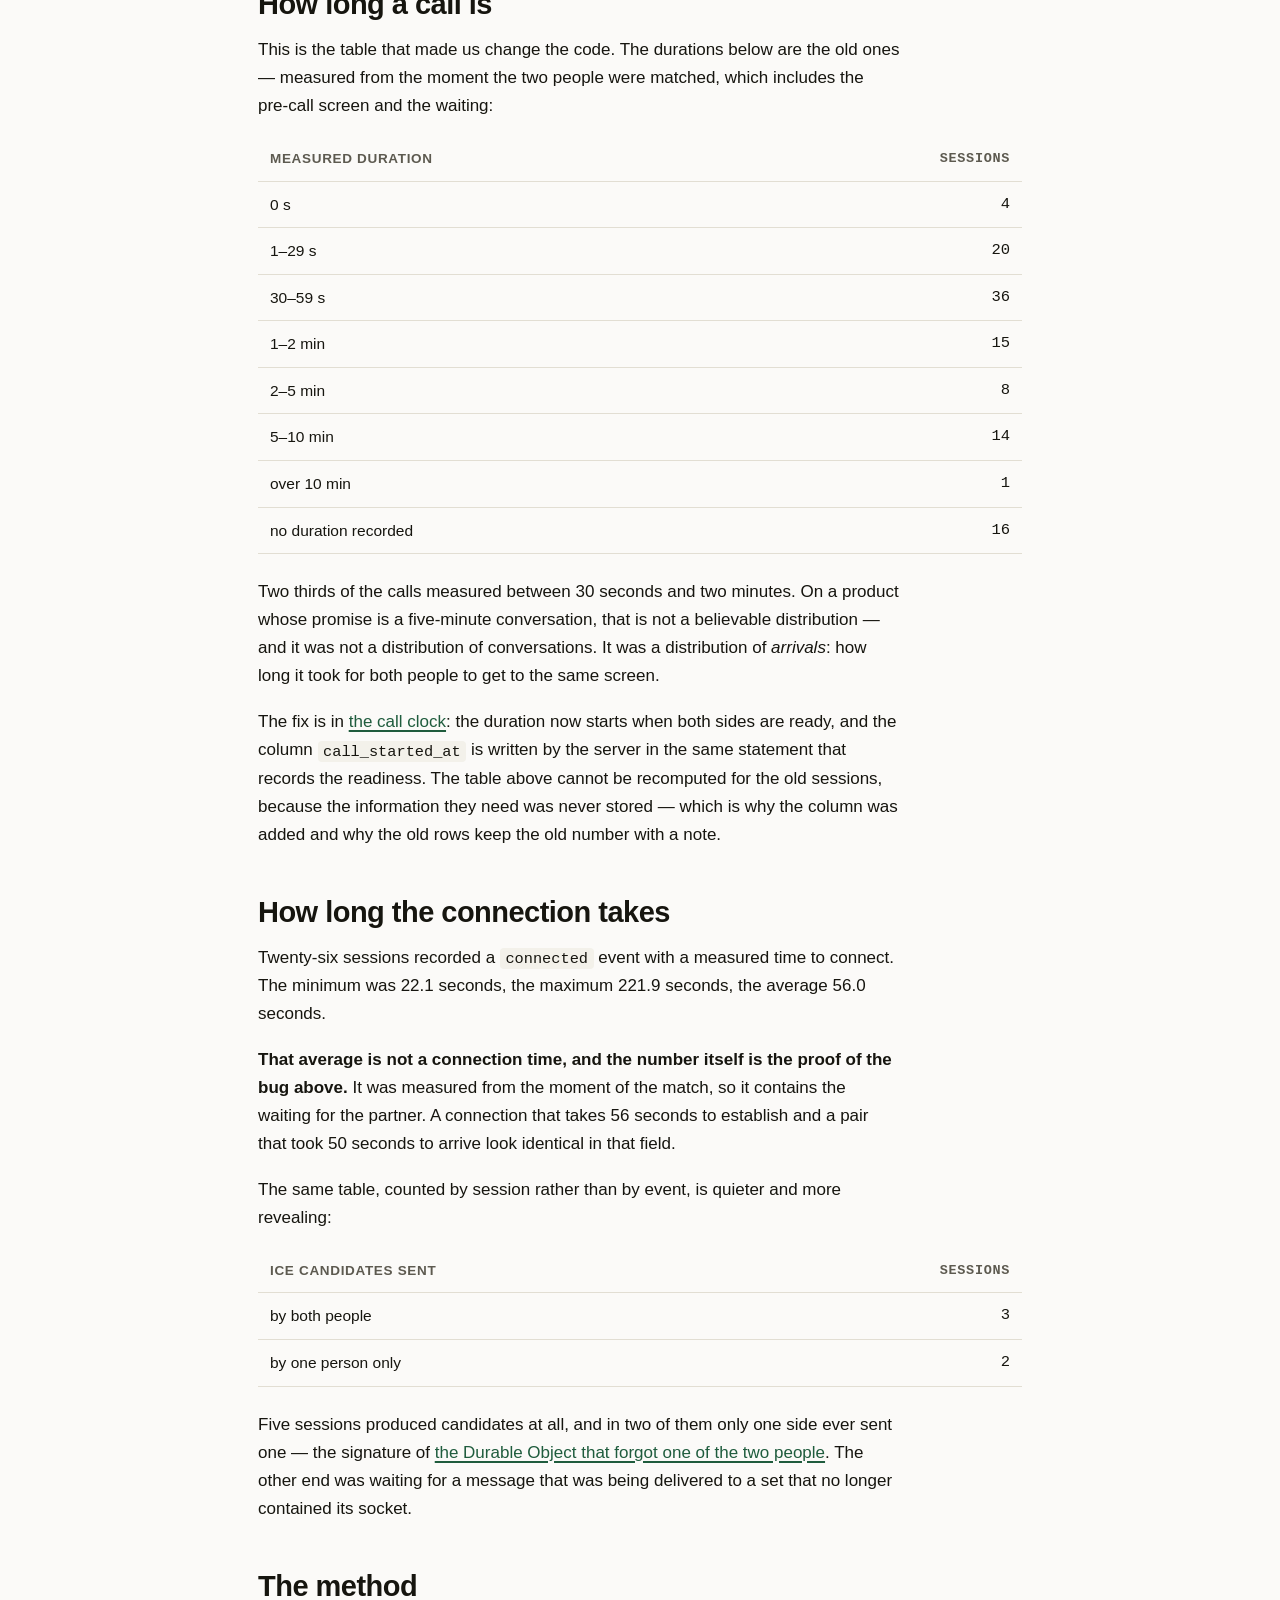
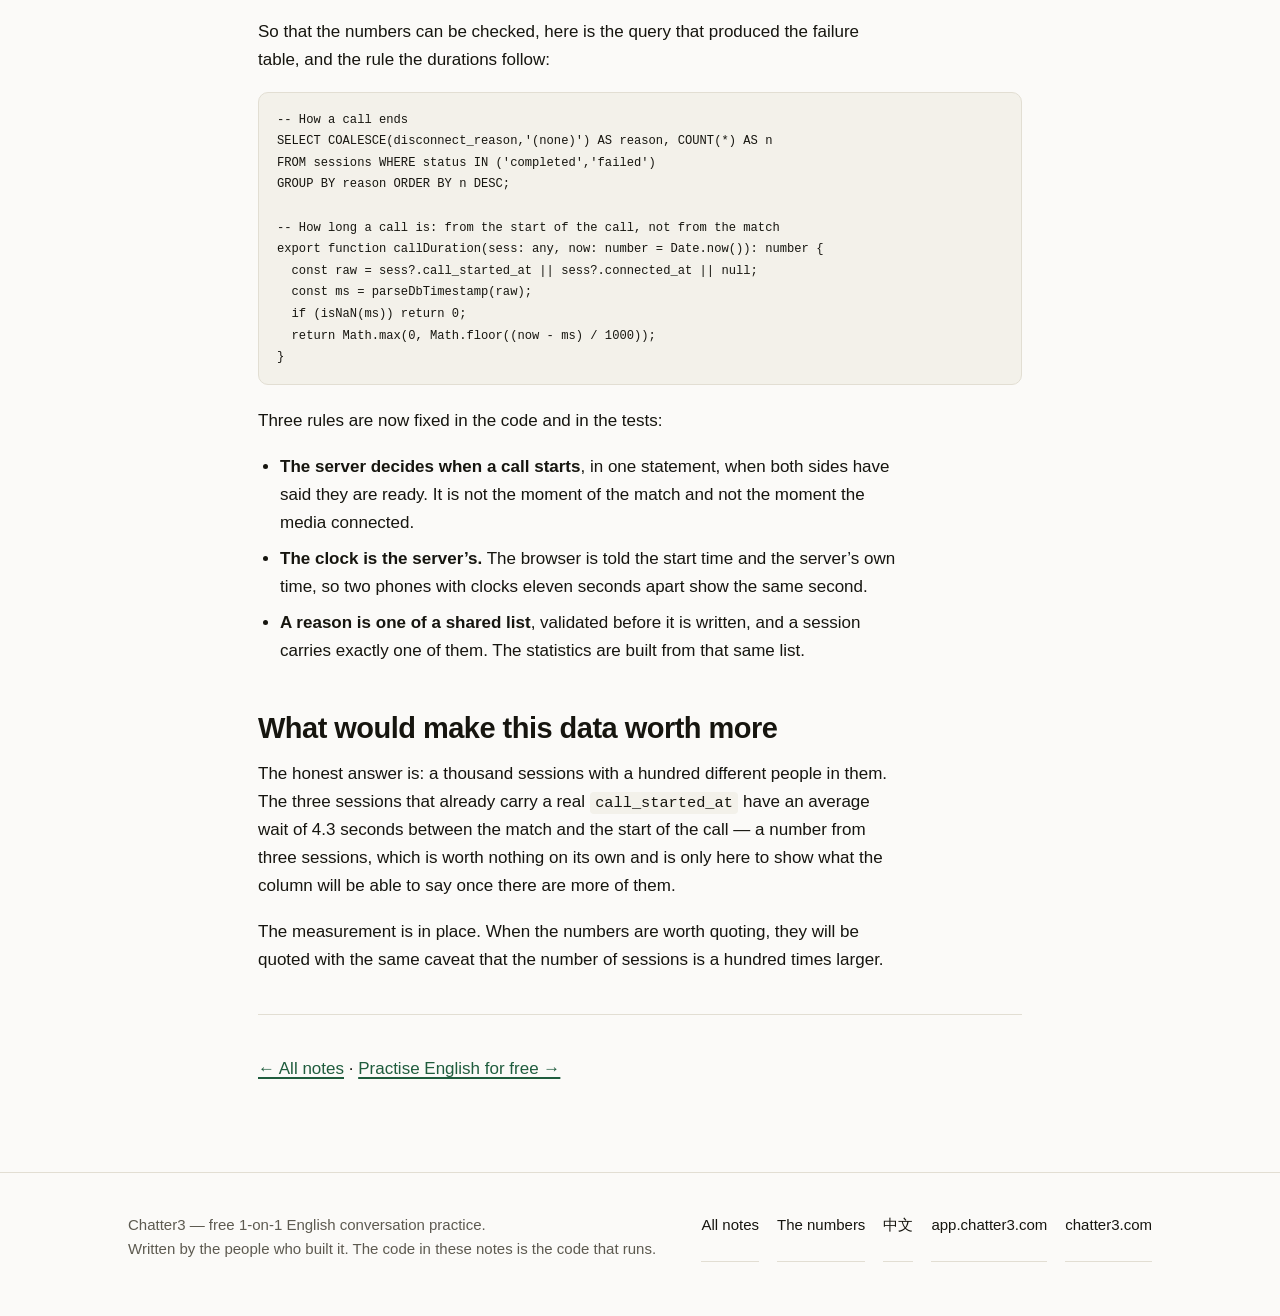
<file: data/index.html>
<!doctype html>
<html lang="en" data-type="software" data-radius="soft" data-buttons="solid">
<head>
<meta charset="utf-8">
<meta name="viewport" content="width=device-width, initial-scale=1">
<title>The first 133 calls — Chatter3 engineering notes</title>
<meta name="description" content="How long a call takes to connect, how often the partner never arrives and what the failure reasons are, measured on the live Chatter3 server: the numbers, the method, the query and the limits of the data.">
<meta name="site-kind" content="software">
<meta name="page-type" content="software">
<link rel="canonical" href="https://chatter3-lab.github.io/data/">
<meta property="og:title" content="The first 133 calls">
<meta property="og:description" content="How long a call takes to connect, how often nobody comes, and what the old measurement got wrong.">
<meta property="og:type" content="article">
<meta property="og:url" content="https://chatter3-lab.github.io/data/">
<meta name="theme-color" content="#fbfaf8">
<link rel="stylesheet" href="/style.css">
<link rel="icon" href="/favicon.svg" type="image/svg+xml">
</head>
<body>
<a class="skip" href="#main">Skip to the text</a>

<header class="site-head">
  <div class="wrap">
    <a class="brand" href="/">Chatter3 <span>engineering notes</span></a>
    <nav class="nav">
      <a href="/#notes">Notes</a>
      <a href="/data/">The numbers</a>
      <a class="secondary" href="/zh/">中文</a>
      <a class="secondary" href="https://app.chatter3.com">Open the app</a>
    </nav>
  </div>
</header>

<main id="main">
  <div class="page-head">
    <div class="wrap wrap--narrow">
      <p class="kicker">Measurements · live server</p>
      <h1>The first 133 calls</h1>
      <p class="lede">What actually happens between two people pressing &#8220;Start call&#8221;: how long the connection takes, how often the other person never arrives, and what the old measurement counted as conversation.</p>
      <p class="meta">Taken from the production database on 17 November 2026 · aggregates only, no user data</p>
    </div>
  </div>

  <article>
    <div class="wrap wrap--narrow">

      <h2>Read this first: what this data is</h2>
      <p>These are <strong>133 sessions</strong> on a young product with <strong>35 registered accounts</strong>, of which 13 people appear in a session. Most of them are the team, the testers and the store reviewers. <strong>This is not a market sample and it is not a benchmark</strong> — it is a first look at a live system by the people who wrote it, published with its own limits attached so that nobody has to guess what it means.</p>
      <p>Everything below is an aggregate. No user id, no name, no address, no timestamp of an individual session.</p>

      <div class="stats">
        <div class="stat"><div class="v">133</div><div class="k">sessions since the first match</div></div>
        <div class="stat"><div class="v">114</div><div class="k">completed</div></div>
        <div class="stat"><div class="v">14</div><div class="k">failed</div></div>
        <div class="stat"><div class="v">8</div><div class="k">ended because the partner never came</div></div>
      </div>

      <h2>How a call ends</h2>
      <p>Every session carries one reason. Before <a href="/peer-not-joined/">the split between &#8220;the partner never came&#8221; and &#8220;the network failed&#8221;</a>, all nine of the partner&#8209;absence cases were counted as network failures — and the advice about a more stable Wi‑Fi was built on them.</p>
      <table>
        <thead><tr><th>Reason</th><th class="num">Sessions</th><th>What it means</th></tr></thead>
        <tbody>
          <tr><td>no reason recorded</td><td class="num">73</td><td>the session ended without a reason being written — mostly the calls that ran their full length</td></tr>
          <tr><td><code>hangup</code></td><td class="num">36</td><td>one of the two people ended the call</td></tr>
          <tr><td><code>peer_not_joined</code></td><td class="num">8</td><td>the other person never pressed &#8220;Start call&#8221;</td></tr>
          <tr><td><code>early_leave</code></td><td class="num">5</td><td>the call ended before the full length</td></tr>
          <tr><td><code>stale_cleanup</code></td><td class="num">4</td><td>the session was cleaned up after nobody came</td></tr>
          <tr><td><code>network_disconnect</code></td><td class="num">1</td><td>a genuine network failure</td></tr>
          <tr><td><code>cancelled</code></td><td class="num">1</td><td>cancelled before it started</td></tr>
        </tbody>
      </table>
      <p>Eight sessions where the partner never arrived, and <strong>one</strong> real network failure. The product was telling its users to fix their networks nine times out of ten.</p>

      <h2>How long a call is</h2>
      <p>This is the table that made us change the code. The durations below are the old ones — measured from the moment the two people were matched, which includes the pre&#8209;call screen and the waiting:</p>
      <table>
        <thead><tr><th>Measured duration</th><th class="num">Sessions</th></tr></thead>
        <tbody>
          <tr><td>0 s</td><td class="num">4</td></tr>
          <tr><td>1–29 s</td><td class="num">20</td></tr>
          <tr><td>30–59 s</td><td class="num">36</td></tr>
          <tr><td>1–2 min</td><td class="num">15</td></tr>
          <tr><td>2–5 min</td><td class="num">8</td></tr>
          <tr><td>5–10 min</td><td class="num">14</td></tr>
          <tr><td>over 10 min</td><td class="num">1</td></tr>
          <tr><td>no duration recorded</td><td class="num">16</td></tr>
        </tbody>
      </table>
      <p>Two thirds of the calls measured between 30 seconds and two minutes. On a product whose promise is a five&#8209;minute conversation, that is not a believable distribution — and it was not a distribution of conversations. It was a distribution of <em>arrivals</em>: how long it took for both people to get to the same screen.</p>
      <p>The fix is in <a href="/call-clock/">the call clock</a>: the duration now starts when both sides are ready, and the column <code>call_started_at</code> is written by the server in the same statement that records the readiness. The table above cannot be recomputed for the old sessions, because the information they need was never stored — which is why the column was added and why the old rows keep the old number with a note.</p>

      <h2>How long the connection takes</h2>
      <p>Twenty&#8209;six sessions recorded a <code>connected</code> event with a measured time to connect. The minimum was 22.1 seconds, the maximum 221.9 seconds, the average 56.0 seconds.</p>
      <p><strong>That average is not a connection time, and the number itself is the proof of the bug above.</strong> It was measured from the moment of the match, so it contains the waiting for the partner. A connection that takes 56 seconds to establish and a pair that took 50 seconds to arrive look identical in that field.</p>
      <p>The same table, counted by session rather than by event, is quieter and more revealing:</p>
      <table>
        <thead><tr><th>ICE candidates sent</th><th class="num">Sessions</th></tr></thead>
        <tbody>
          <tr><td>by both people</td><td class="num">3</td></tr>
          <tr><td>by one person only</td><td class="num">2</td></tr>
        </tbody>
      </table>
      <p>Five sessions produced candidates at all, and in two of them only one side ever sent one — the signature of <a href="/durable-object-peer-loss/">the Durable Object that forgot one of the two people</a>. The other end was waiting for a message that was being delivered to a set that no longer contained its socket.</p>

      <h2>The method</h2>
      <p>So that the numbers can be checked, here is the query that produced the failure table, and the rule the durations follow:</p>
      <pre><code>-- How a call ends
SELECT COALESCE(disconnect_reason,'(none)') AS reason, COUNT(*) AS n
FROM sessions WHERE status IN ('completed','failed')
GROUP BY reason ORDER BY n DESC;

-- How long a call is: from the start of the call, not from the match
export function callDuration(sess: any, now: number = Date.now()): number {
  const raw = sess?.call_started_at || sess?.connected_at || null;
  const ms = parseDbTimestamp(raw);
  if (isNaN(ms)) return 0;
  return Math.max(0, Math.floor((now - ms) / 1000));
}</code></pre>
      <p>Three rules are now fixed in the code and in the tests:</p>
      <ul>
        <li><strong>The server decides when a call starts</strong>, in one statement, when both sides have said they are ready. It is not the moment of the match and not the moment the media connected.</li>
        <li><strong>The clock is the server&#8217;s.</strong> The browser is told the start time and the server&#8217;s own time, so two phones with clocks eleven seconds apart show the same second.</li>
        <li><strong>A reason is one of a shared list</strong>, validated before it is written, and a session carries exactly one of them. The statistics are built from that same list.</li>
      </ul>

      <h2>What would make this data worth more</h2>
      <p>The honest answer is: a thousand sessions with a hundred different people in them. The three sessions that already carry a real <code>call_started_at</code> have an average wait of 4.3 seconds between the match and the start of the call — a number from three sessions, which is worth nothing on its own and is only here to show what the column will be able to say once there are more of them.</p>
      <p>The measurement is in place. When the numbers are worth quoting, they will be quoted with the same caveat that the number of sessions is a hundred times larger.</p>

      <hr>
      <p><a href="/">← All notes</a> · <a href="https://app.chatter3.com">Practise English for free →</a></p>
    </div>
  </article>
</main>

<footer class="site-foot">
  <div class="wrap">
    <div>
      Chatter3 — free 1-on-1 English conversation practice.<br>
      Written by the people who built it. The code in these notes is the code that runs.
    </div>
    <div class="foot-links">
      <a href="/">All notes</a>
      <a href="/data/">The numbers</a>
      <a href="/zh/">中文</a>
      <a href="https://app.chatter3.com">app.chatter3.com</a>
      <a href="https://chatter3.com">chatter3.com</a>
    </div>
  </div>
</footer>
</body>
</html>
</file>
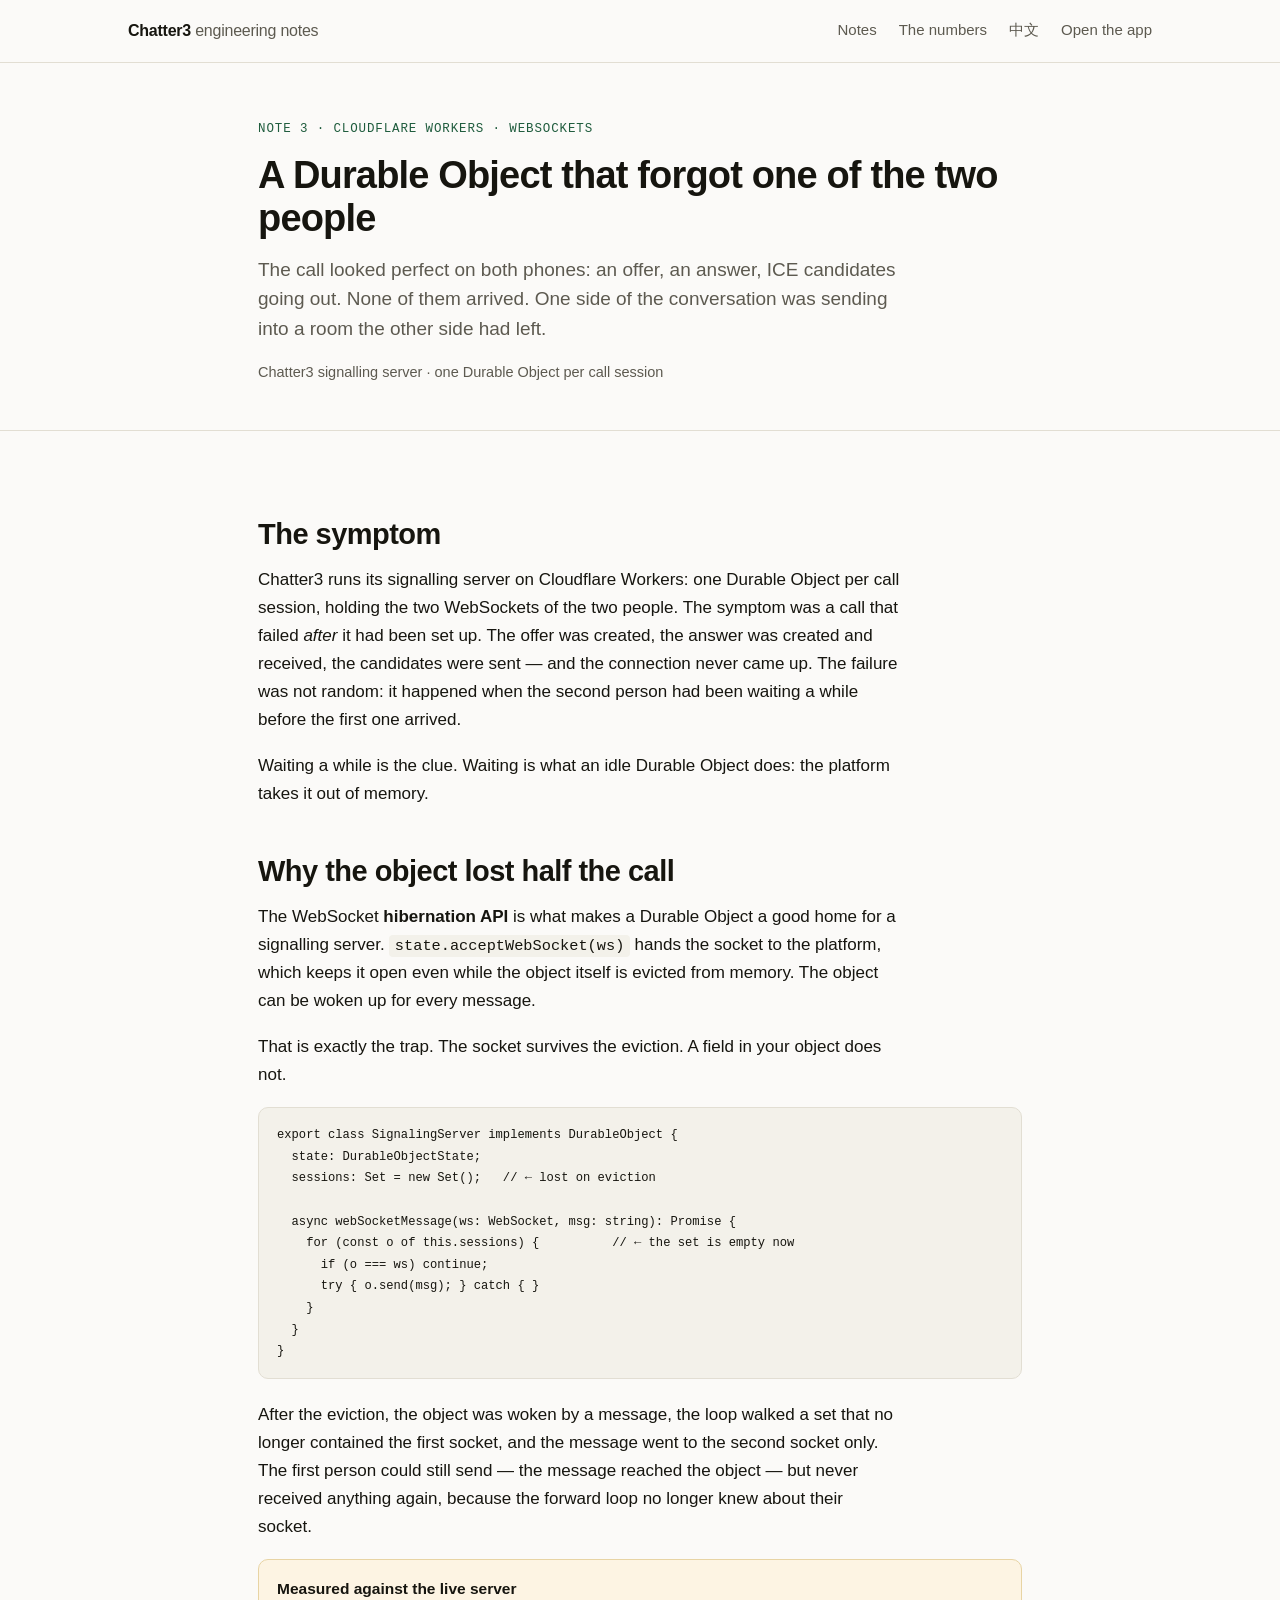
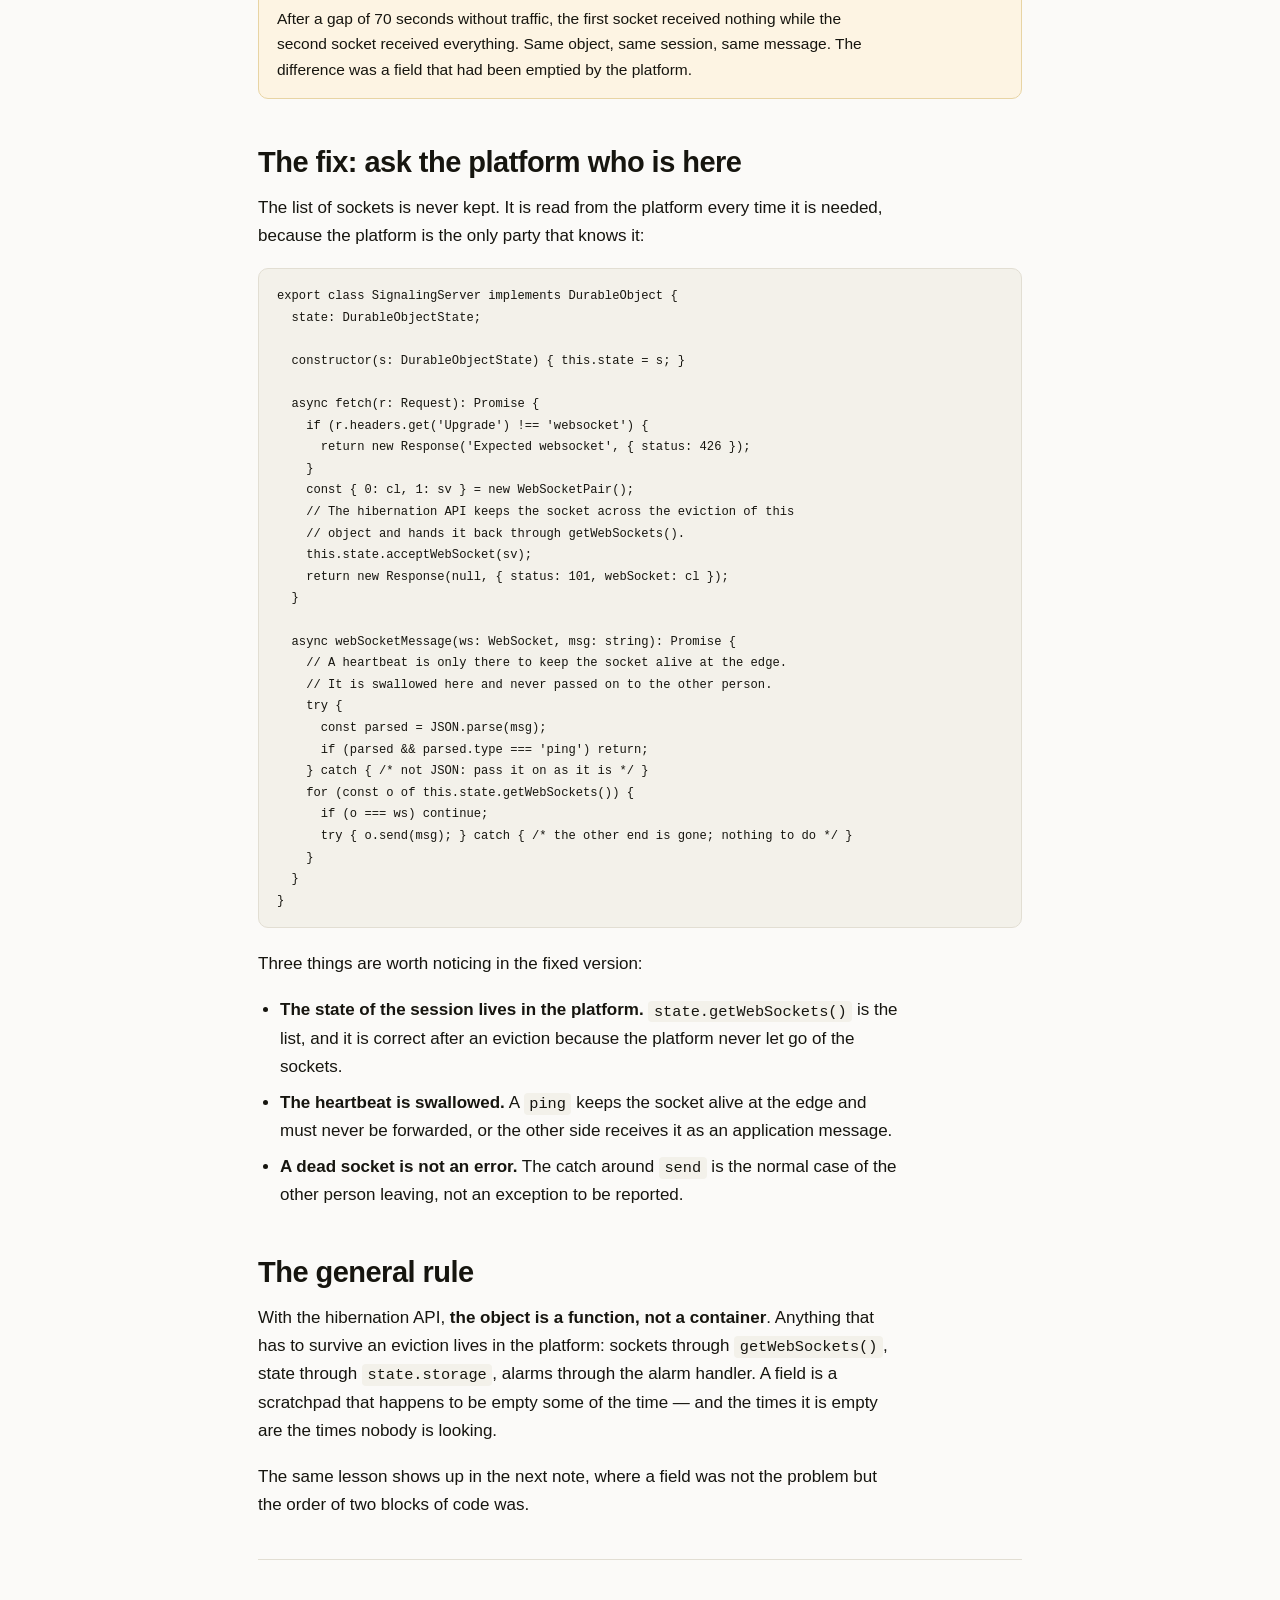
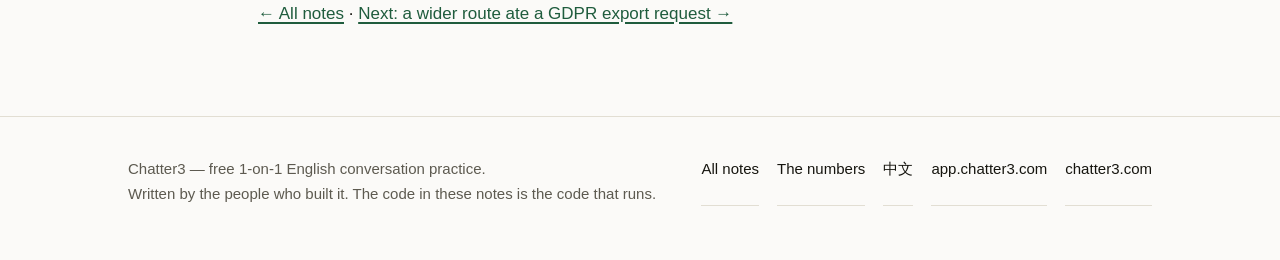
<file: durable-object-peer-loss/index.html>
<!doctype html>
<html lang="en" data-type="software" data-radius="soft" data-buttons="solid">
<head>
<meta charset="utf-8">
<meta name="viewport" content="width=device-width, initial-scale=1">
<title>A Durable Object that forgot one of the two people — Chatter3</title>
<meta name="description" content="Cloudflare Durable Objects with the WebSocket hibernation API: a Set of sockets kept in a field is lost when the object is evicted, while the sockets stay open. One side of the call received everything, the other side received nothing.">
<meta name="site-kind" content="software">
<meta name="page-type" content="software">
<link rel="canonical" href="https://chatter3-lab.github.io/durable-object-peer-loss/">
<meta property="og:title" content="A Durable Object that forgot one of the two people">
<meta property="og:description" content="The sockets stayed open. The list of them did not.">
<meta property="og:type" content="article">
<meta property="og:url" content="https://chatter3-lab.github.io/durable-object-peer-loss/">
<meta name="theme-color" content="#fbfaf8">
<link rel="stylesheet" href="/style.css">
<link rel="icon" href="/favicon.svg" type="image/svg+xml">
</head>
<body>
<a class="skip" href="#main">Skip to the text</a>

<header class="site-head">
  <div class="wrap">
    <a class="brand" href="/">Chatter3 <span>engineering notes</span></a>
    <nav class="nav">
      <a href="/#notes">Notes</a>
      <a href="/data/">The numbers</a>
      <a class="secondary" href="/zh/">中文</a>
      <a class="secondary" href="https://app.chatter3.com">Open the app</a>
    </nav>
  </div>
</header>

<main id="main">
  <div class="page-head">
    <div class="wrap wrap--narrow">
      <p class="kicker">Note 3 · Cloudflare Workers · WebSockets</p>
      <h1>A Durable Object that forgot one of the two people</h1>
      <p class="lede">The call looked perfect on both phones: an offer, an answer, ICE candidates going out. None of them arrived. One side of the conversation was sending into a room the other side had left.</p>
      <p class="meta">Chatter3 signalling server · one Durable Object per call session</p>
    </div>
  </div>

  <article>
    <div class="wrap wrap--narrow">

      <h2>The symptom</h2>
      <p>Chatter3 runs its signalling server on Cloudflare Workers: one Durable Object per call session, holding the two WebSockets of the two people. The symptom was a call that failed <em>after</em> it had been set up. The offer was created, the answer was created and received, the candidates were sent — and the connection never came up. The failure was not random: it happened when the second person had been waiting a while before the first one arrived.</p>
      <p>Waiting a while is the clue. Waiting is what an idle Durable Object does: the platform takes it out of memory.</p>

      <h2>Why the object lost half the call</h2>
      <p>The WebSocket <strong>hibernation API</strong> is what makes a Durable Object a good home for a signalling server. <code>state.acceptWebSocket(ws)</code> hands the socket to the platform, which keeps it open even while the object itself is evicted from memory. The object can be woken up for every message.</p>
      <p>That is exactly the trap. The socket survives the eviction. A field in your object does not.</p>
      <pre><code>export class SignalingServer implements DurableObject {
  state: DurableObjectState;
  sessions: Set<WebSocket> = new Set();   // ← lost on eviction

  async webSocketMessage(ws: WebSocket, msg: string): Promise<void> {
    for (const o of this.sessions) {          // ← the set is empty now
      if (o === ws) continue;
      try { o.send(msg); } catch { }
    }
  }
}</code></pre>
      <p>After the eviction, the object was woken by a message, the loop walked a set that no longer contained the first socket, and the message went to the second socket only. The first person could still send — the message reached the object — but never received anything again, because the forward loop no longer knew about their socket.</p>

      <div class="callout">
        <b>Measured against the live server</b>
        <p>After a gap of 70 seconds without traffic, the first socket received nothing while the second socket received everything. Same object, same session, same message. The difference was a field that had been emptied by the platform.</p>
      </div>

      <h2>The fix: ask the platform who is here</h2>
      <p>The list of sockets is never kept. It is read from the platform every time it is needed, because the platform is the only party that knows it:</p>
      <pre><code>export class SignalingServer implements DurableObject {
  state: DurableObjectState;

  constructor(s: DurableObjectState) { this.state = s; }

  async fetch(r: Request): Promise<Response> {
    if (r.headers.get('Upgrade') !== 'websocket') {
      return new Response('Expected websocket', { status: 426 });
    }
    const { 0: cl, 1: sv } = new WebSocketPair();
    // The hibernation API keeps the socket across the eviction of this
    // object and hands it back through getWebSockets().
    this.state.acceptWebSocket(sv);
    return new Response(null, { status: 101, webSocket: cl });
  }

  async webSocketMessage(ws: WebSocket, msg: string): Promise<void> {
    // A heartbeat is only there to keep the socket alive at the edge.
    // It is swallowed here and never passed on to the other person.
    try {
      const parsed = JSON.parse(msg);
      if (parsed && parsed.type === 'ping') return;
    } catch { /* not JSON: pass it on as it is */ }
    for (const o of this.state.getWebSockets()) {
      if (o === ws) continue;
      try { o.send(msg); } catch { /* the other end is gone; nothing to do */ }
    }
  }
}</code></pre>
      <p>Three things are worth noticing in the fixed version:</p>
      <ul>
        <li><strong>The state of the session lives in the platform.</strong> <code>state.getWebSockets()</code> is the list, and it is correct after an eviction because the platform never let go of the sockets.</li>
        <li><strong>The heartbeat is swallowed.</strong> A <code>ping</code> keeps the socket alive at the edge and must never be forwarded, or the other side receives it as an application message.</li>
        <li><strong>A dead socket is not an error.</strong> The catch around <code>send</code> is the normal case of the other person leaving, not an exception to be reported.</li>
      </ul>

      <h2>The general rule</h2>
      <p>With the hibernation API, <strong>the object is a function, not a container</strong>. Anything that has to survive an eviction lives in the platform: sockets through <code>getWebSockets()</code>, state through <code>state.storage</code>, alarms through the alarm handler. A field is a scratchpad that happens to be empty some of the time — and the times it is empty are the times nobody is looking.</p>
      <p>The same lesson shows up in the next note, where a field was not the problem but the order of two blocks of code was.</p>

      <hr>
      <p><a href="/">← All notes</a> · <a href="/route-order/">Next: a wider route ate a GDPR export request →</a></p>
    </div>
  </article>
</main>

<footer class="site-foot">
  <div class="wrap">
    <div>
      Chatter3 — free 1-on-1 English conversation practice.<br>
      Written by the people who built it. The code in these notes is the code that runs.
    </div>
    <div class="foot-links">
      <a href="/">All notes</a>
      <a href="/data/">The numbers</a>
      <a href="/zh/">中文</a>
      <a href="https://app.chatter3.com">app.chatter3.com</a>
      <a href="https://chatter3.com">chatter3.com</a>
    </div>
  </div>
</footer>
</body>
</html>
</file>
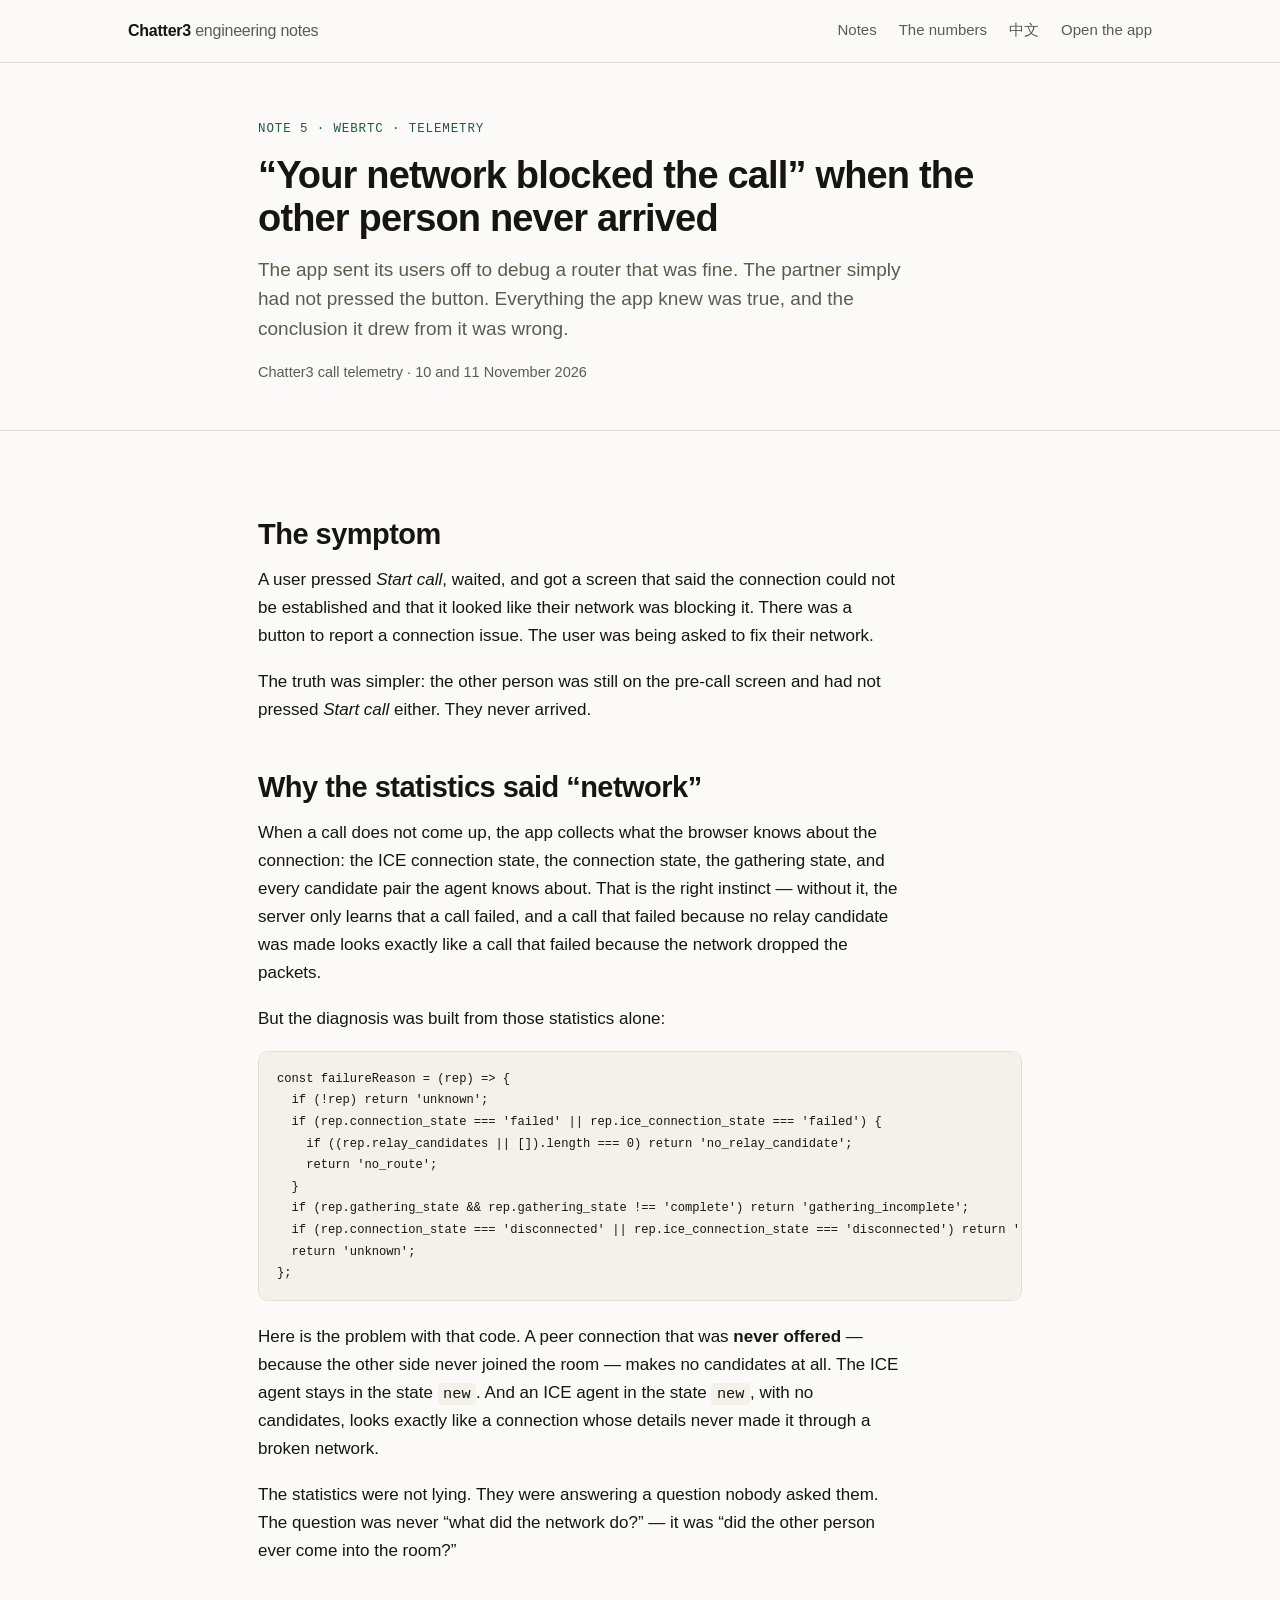
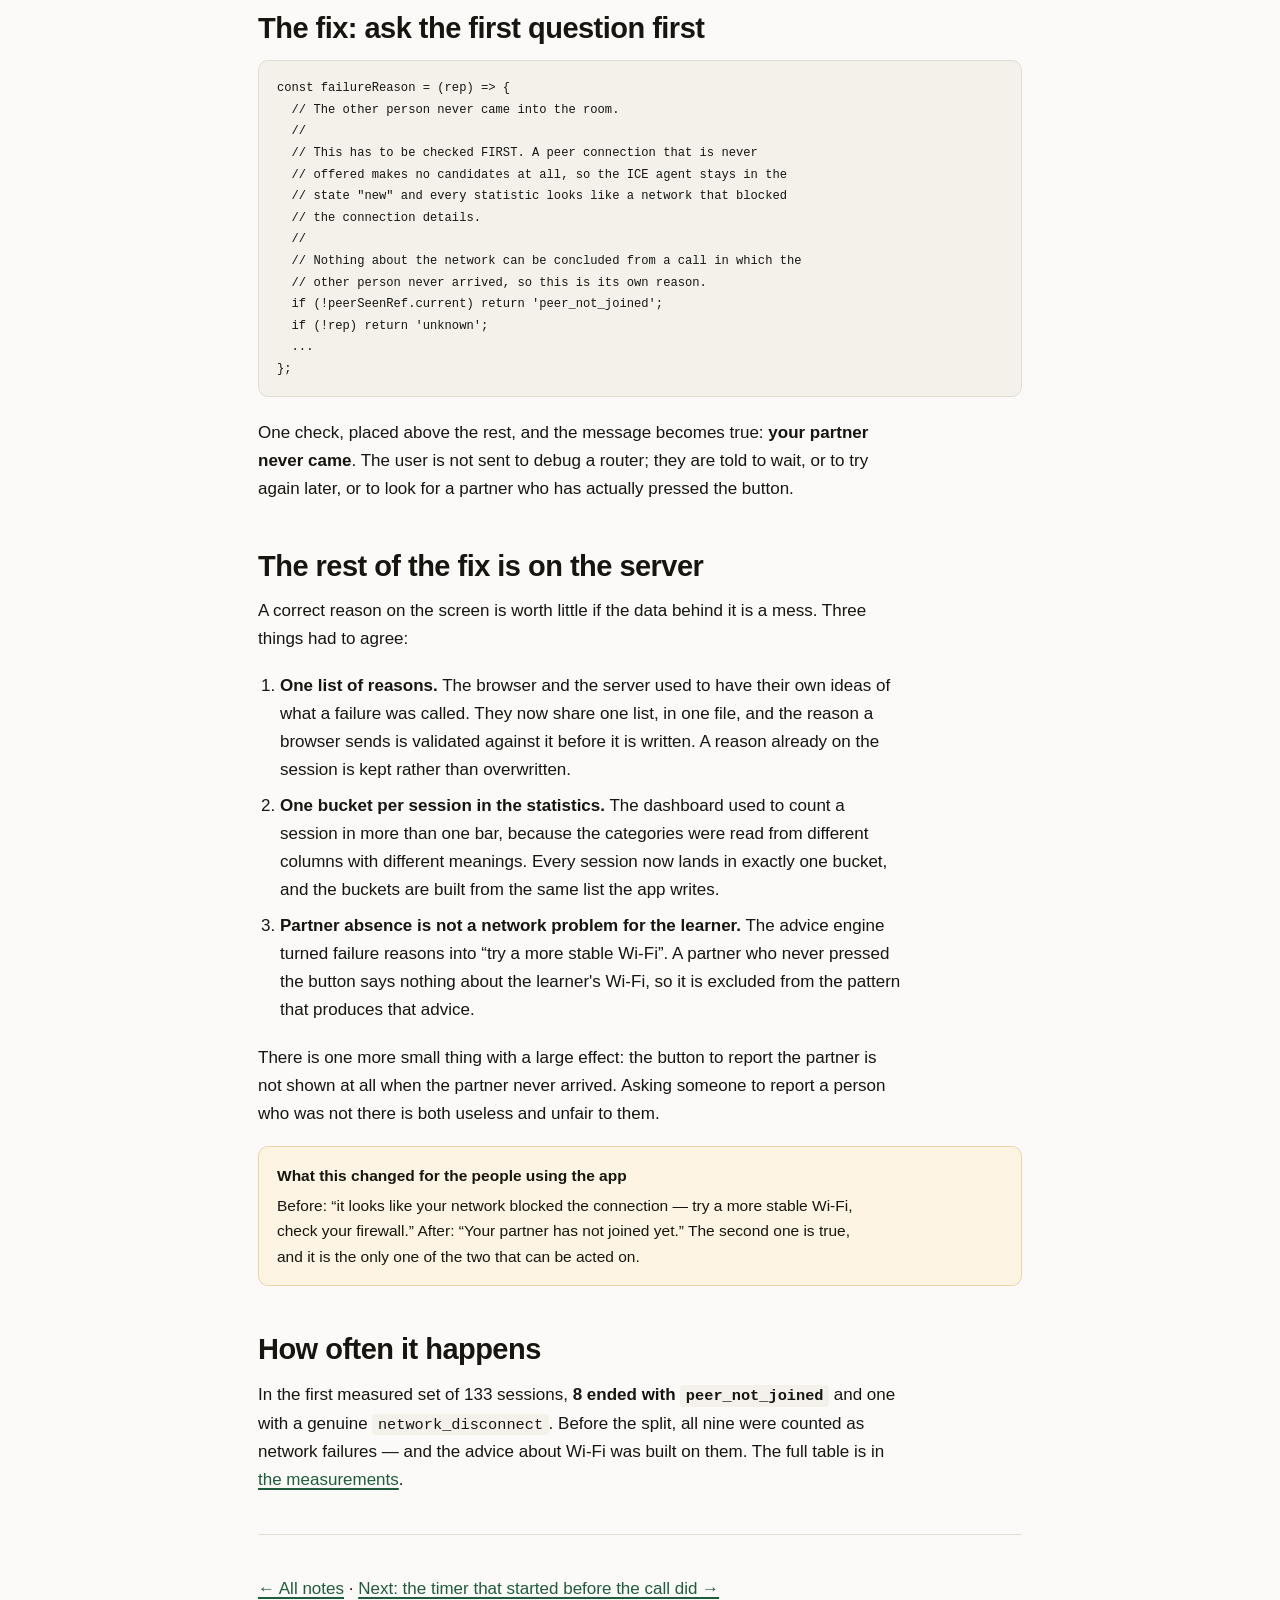
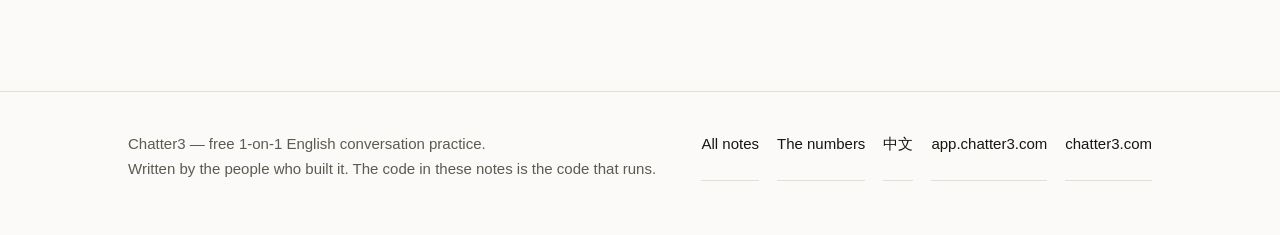
<file: peer-not-joined/index.html>
<!doctype html>
<html lang="en" data-type="software" data-radius="soft" data-buttons="solid">
<head>
<meta charset="utf-8">
<meta name="viewport" content="width=device-width, initial-scale=1">
<title>“Your network blocked the call” when the other person never arrived — Chatter3</title>
<meta name="description" content="A peer connection that was never offered makes no ICE candidates, so every statistic looks like a blocked network. Checking whether the partner came at all has to happen before the statistics are read — and the telemetry has to agree.">
<meta name="site-kind" content="software">
<meta name="page-type" content="software">
<link rel="canonical" href="https://chatter3-lab.github.io/peer-not-joined/">
<meta property="og:title" content="“Your network blocked the call” when the other person never arrived">
<meta property="og:description" content="Nothing about the network can be concluded from a call in which the other person never came.">
<meta property="og:type" content="article">
<meta property="og:url" content="https://chatter3-lab.github.io/peer-not-joined/">
<meta name="theme-color" content="#fbfaf8">
<link rel="stylesheet" href="/style.css">
<link rel="icon" href="/favicon.svg" type="image/svg+xml">
</head>
<body>
<a class="skip" href="#main">Skip to the text</a>

<header class="site-head">
  <div class="wrap">
    <a class="brand" href="/">Chatter3 <span>engineering notes</span></a>
    <nav class="nav">
      <a href="/#notes">Notes</a>
      <a href="/data/">The numbers</a>
      <a class="secondary" href="/zh/">中文</a>
      <a class="secondary" href="https://app.chatter3.com">Open the app</a>
    </nav>
  </div>
</header>

<main id="main">
  <div class="page-head">
    <div class="wrap wrap--narrow">
      <p class="kicker">Note 5 · WebRTC · Telemetry</p>
      <h1>&#8220;Your network blocked the call&#8221; when the other person never arrived</h1>
      <p class="lede">The app sent its users off to debug a router that was fine. The partner simply had not pressed the button. Everything the app knew was true, and the conclusion it drew from it was wrong.</p>
      <p class="meta">Chatter3 call telemetry · 10 and 11 November 2026</p>
    </div>
  </div>

  <article>
    <div class="wrap wrap--narrow">

      <h2>The symptom</h2>
      <p>A user pressed <em>Start call</em>, waited, and got a screen that said the connection could not be established and that it looked like their network was blocking it. There was a button to report a connection issue. The user was being asked to fix their network.</p>
      <p>The truth was simpler: the other person was still on the pre&#8209;call screen and had not pressed <em>Start call</em> either. They never arrived.</p>

      <h2>Why the statistics said &#8220;network&#8221;</h2>
      <p>When a call does not come up, the app collects what the browser knows about the connection: the ICE connection state, the connection state, the gathering state, and every candidate pair the agent knows about. That is the right instinct — without it, the server only learns that a call failed, and a call that failed because no relay candidate was made looks exactly like a call that failed because the network dropped the packets.</p>
      <p>But the diagnosis was built from those statistics alone:</p>
      <pre><code>const failureReason = (rep) => {
  if (!rep) return 'unknown';
  if (rep.connection_state === 'failed' || rep.ice_connection_state === 'failed') {
    if ((rep.relay_candidates || []).length === 0) return 'no_relay_candidate';
    return 'no_route';
  }
  if (rep.gathering_state && rep.gathering_state !== 'complete') return 'gathering_incomplete';
  if (rep.connection_state === 'disconnected' || rep.ice_connection_state === 'disconnected') return 'dropped';
  return 'unknown';
};</code></pre>
      <p>Here is the problem with that code. A peer connection that was <strong>never offered</strong> — because the other side never joined the room — makes no candidates at all. The ICE agent stays in the state <code>new</code>. And an ICE agent in the state <code>new</code>, with no candidates, looks exactly like a connection whose details never made it through a broken network.</p>
      <p>The statistics were not lying. They were answering a question nobody asked them. The question was never &#8220;what did the network do?&#8221; — it was &#8220;did the other person ever come into the room?&#8221;</p>

      <h2>The fix: ask the first question first</h2>
      <pre><code>const failureReason = (rep) => {
  // The other person never came into the room.
  //
  // This has to be checked FIRST. A peer connection that is never
  // offered makes no candidates at all, so the ICE agent stays in the
  // state "new" and every statistic looks like a network that blocked
  // the connection details.
  //
  // Nothing about the network can be concluded from a call in which the
  // other person never arrived, so this is its own reason.
  if (!peerSeenRef.current) return 'peer_not_joined';
  if (!rep) return 'unknown';
  ...
};</code></pre>
      <p>One check, placed above the rest, and the message becomes true: <strong>your partner never came</strong>. The user is not sent to debug a router; they are told to wait, or to try again later, or to look for a partner who has actually pressed the button.</p>

      <h2>The rest of the fix is on the server</h2>
      <p>A correct reason on the screen is worth little if the data behind it is a mess. Three things had to agree:</p>
      <ol>
        <li><strong>One list of reasons.</strong> The browser and the server used to have their own ideas of what a failure was called. They now share one list, in one file, and the reason a browser sends is validated against it before it is written. A reason already on the session is kept rather than overwritten.</li>
        <li><strong>One bucket per session in the statistics.</strong> The dashboard used to count a session in more than one bar, because the categories were read from different columns with different meanings. Every session now lands in exactly one bucket, and the buckets are built from the same list the app writes.</li>
        <li><strong>Partner absence is not a network problem for the learner.</strong> The advice engine turned failure reasons into &#8220;try a more stable Wi‑Fi&#8221;. A partner who never pressed the button says nothing about the learner's Wi‑Fi, so it is excluded from the pattern that produces that advice.</li>
      </ol>
      <p>There is one more small thing with a large effect: the button to report the partner is not shown at all when the partner never arrived. Asking someone to report a person who was not there is both useless and unfair to them.</p>

      <div class="callout">
        <b>What this changed for the people using the app</b>
        <p>Before: &#8220;it looks like your network blocked the connection — try a more stable Wi‑Fi, check your firewall.&#8221; After: &#8220;Your partner has not joined yet.&#8221; The second one is true, and it is the only one of the two that can be acted on.</p>
      </div>

      <h2>How often it happens</h2>
      <p>In the first measured set of 133 sessions, <strong>8 ended with <code>peer_not_joined</code></strong> and one with a genuine <code>network_disconnect</code>. Before the split, all nine were counted as network failures — and the advice about Wi‑Fi was built on them. The full table is in <a href="/data/">the measurements</a>.</p>

      <hr>
      <p><a href="/">← All notes</a> · <a href="/call-clock/">Next: the timer that started before the call did →</a></p>
    </div>
  </article>
</main>

<footer class="site-foot">
  <div class="wrap">
    <div>
      Chatter3 — free 1-on-1 English conversation practice.<br>
      Written by the people who built it. The code in these notes is the code that runs.
    </div>
    <div class="foot-links">
      <a href="/">All notes</a>
      <a href="/data/">The numbers</a>
      <a href="/zh/">中文</a>
      <a href="https://app.chatter3.com">app.chatter3.com</a>
      <a href="https://chatter3.com">chatter3.com</a>
    </div>
  </div>
</footer>
</body>
</html>
</file>
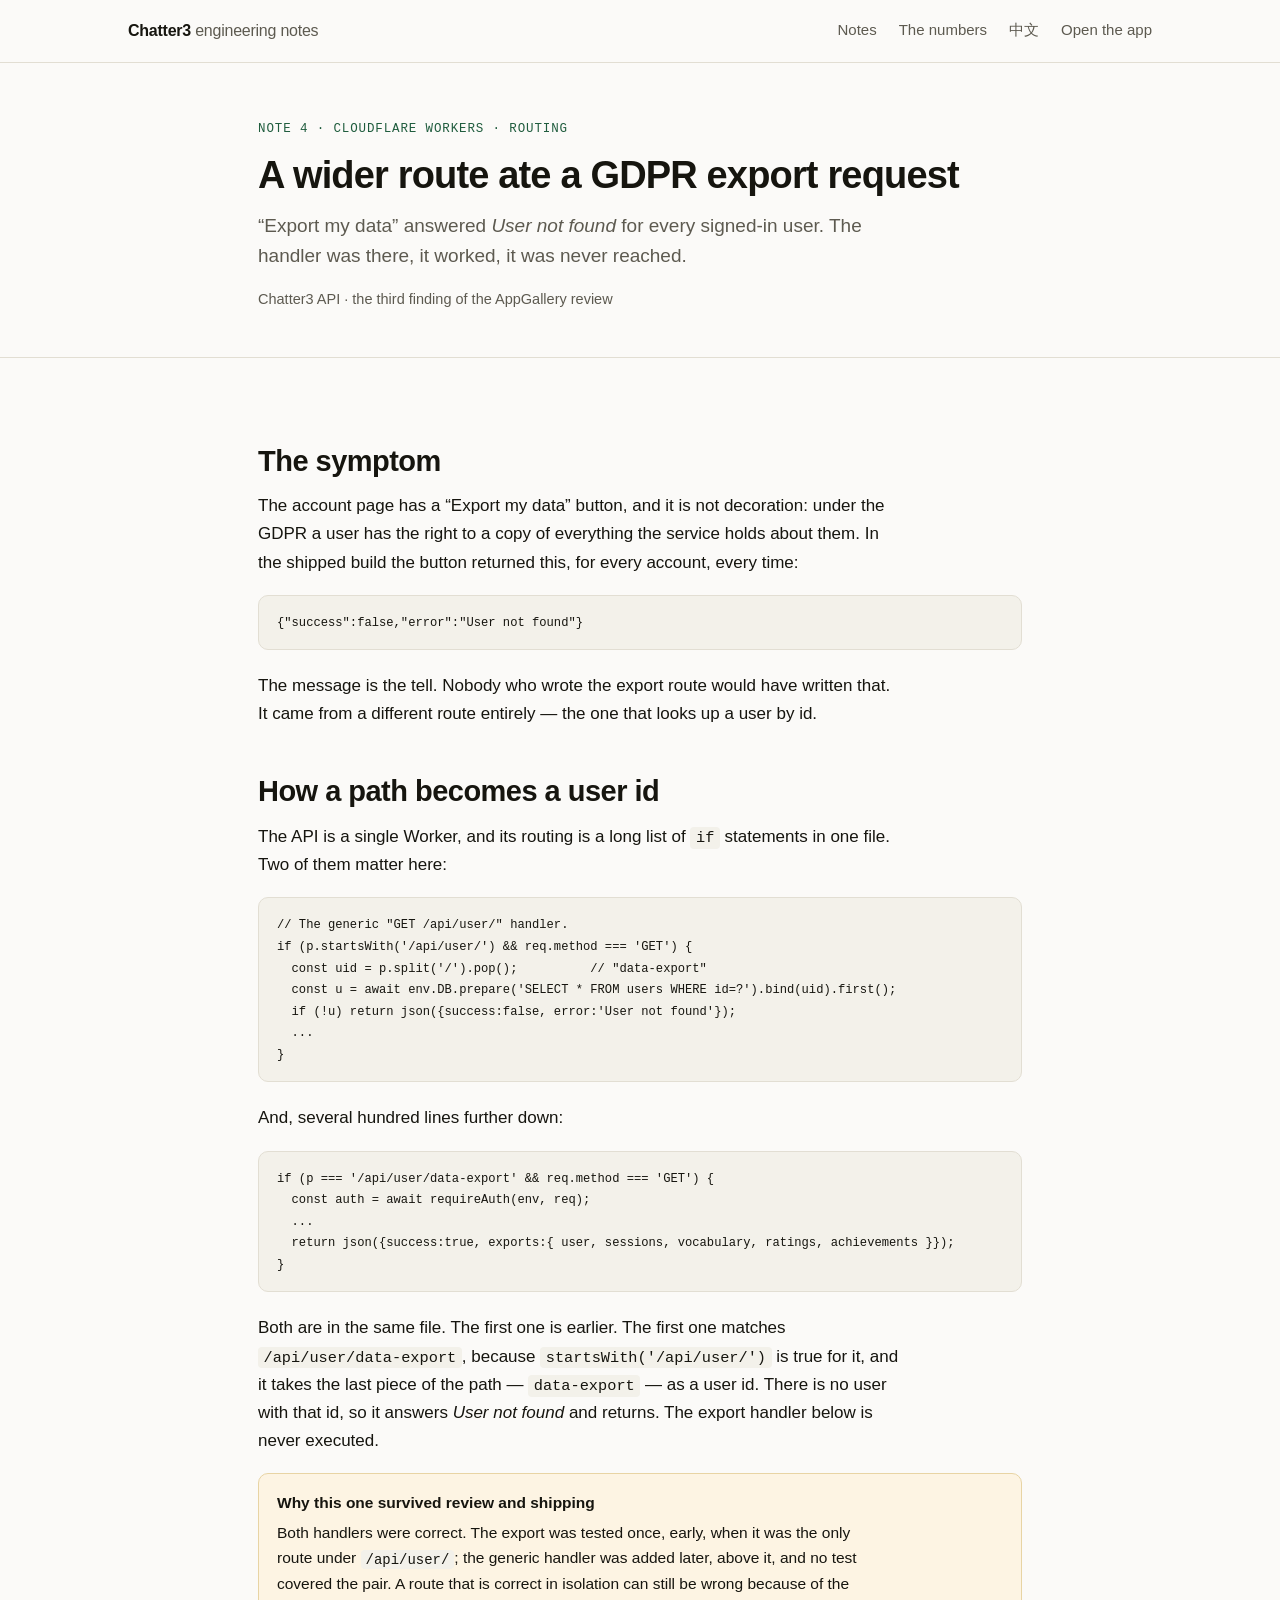
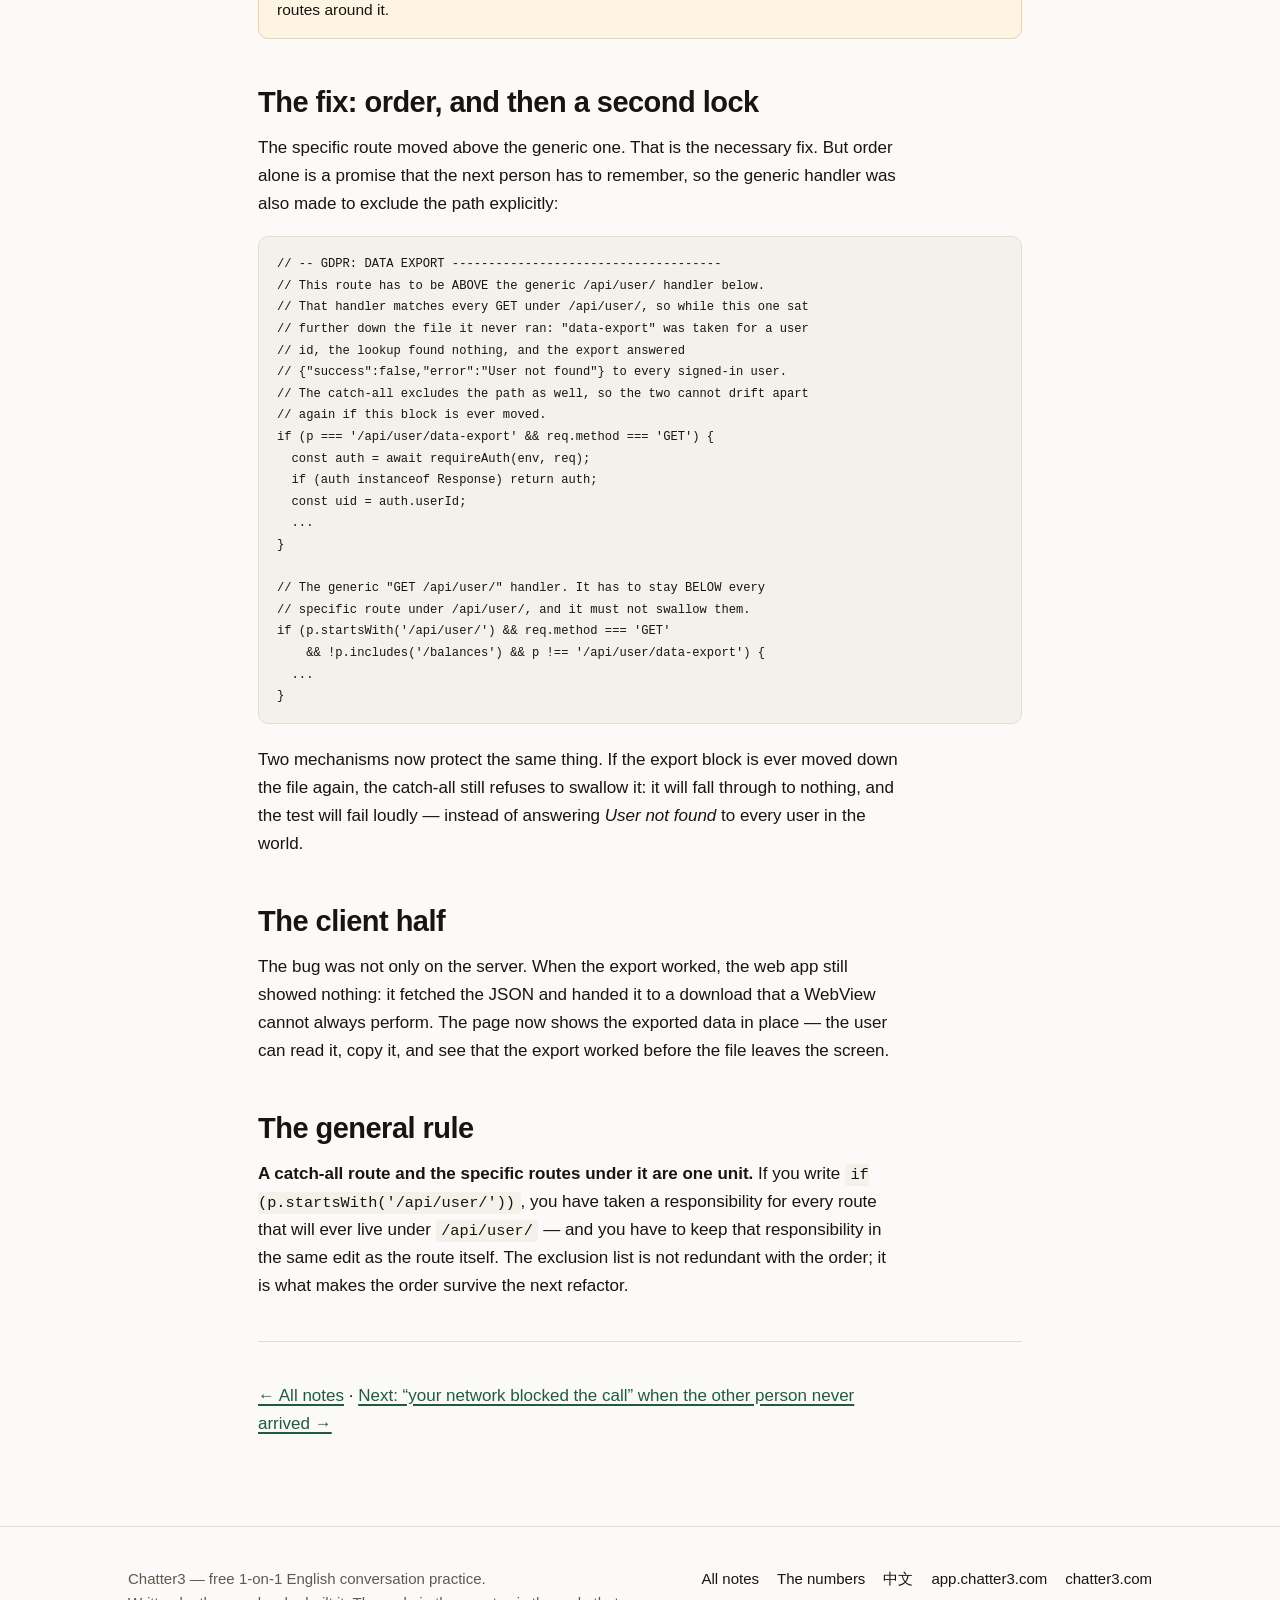
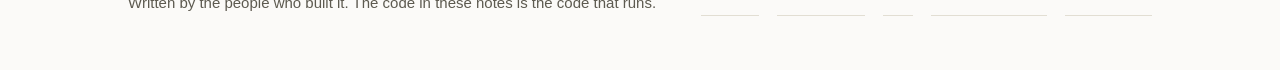
<file: route-order/index.html>
<!doctype html>
<html lang="en" data-type="software" data-radius="soft" data-buttons="solid">
<head>
<meta charset="utf-8">
<meta name="viewport" content="width=device-width, initial-scale=1">
<title>A wider route ate a GDPR export request — Chatter3</title>
<meta name="description" content="A generic GET /api/user/<id> handler sat above the GDPR export route in a single-file Worker, so /api/user/data-export answered 'User not found' for every signed-in user. The fix, the order and the test that keeps them together.">
<meta name="site-kind" content="software">
<meta name="page-type" content="software">
<link rel="canonical" href="https://chatter3-lab.github.io/route-order/">
<meta property="og:title" content="A wider route ate a GDPR export request">
<meta property="og:description" content="Route order in a single-file Worker, and a user's right to a copy of their data.">
<meta property="og:type" content="article">
<meta property="og:url" content="https://chatter3-lab.github.io/route-order/">
<meta name="theme-color" content="#fbfaf8">
<link rel="stylesheet" href="/style.css">
<link rel="icon" href="/favicon.svg" type="image/svg+xml">
</head>
<body>
<a class="skip" href="#main">Skip to the text</a>

<header class="site-head">
  <div class="wrap">
    <a class="brand" href="/">Chatter3 <span>engineering notes</span></a>
    <nav class="nav">
      <a href="/#notes">Notes</a>
      <a href="/data/">The numbers</a>
      <a class="secondary" href="/zh/">中文</a>
      <a class="secondary" href="https://app.chatter3.com">Open the app</a>
    </nav>
  </div>
</header>

<main id="main">
  <div class="page-head">
    <div class="wrap wrap--narrow">
      <p class="kicker">Note 4 · Cloudflare Workers · Routing</p>
      <h1>A wider route ate a GDPR export request</h1>
      <p class="lede">&#8220;Export my data&#8221; answered <em>User not found</em> for every signed&#8209;in user. The handler was there, it worked, it was never reached.</p>
      <p class="meta">Chatter3 API · the third finding of the AppGallery review</p>
    </div>
  </div>

  <article>
    <div class="wrap wrap--narrow">

      <h2>The symptom</h2>
      <p>The account page has a &#8220;Export my data&#8221; button, and it is not decoration: under the GDPR a user has the right to a copy of everything the service holds about them. In the shipped build the button returned this, for every account, every time:</p>
      <pre><code>{"success":false,"error":"User not found"}</code></pre>
      <p>The message is the tell. Nobody who wrote the export route would have written that. It came from a different route entirely — the one that looks up a user by id.</p>

      <h2>How a path becomes a user id</h2>
      <p>The API is a single Worker, and its routing is a long list of <code>if</code> statements in one file. Two of them matter here:</p>
      <pre><code>// The generic "GET /api/user/<id>" handler.
if (p.startsWith('/api/user/') && req.method === 'GET') {
  const uid = p.split('/').pop();          // "data-export"
  const u = await env.DB.prepare('SELECT * FROM users WHERE id=?').bind(uid).first();
  if (!u) return json({success:false, error:'User not found'});
  ...
}</code></pre>
      <p>And, several hundred lines further down:</p>
      <pre><code>if (p === '/api/user/data-export' && req.method === 'GET') {
  const auth = await requireAuth(env, req);
  ...
  return json({success:true, exports:{ user, sessions, vocabulary, ratings, achievements }});
}</code></pre>
      <p>Both are in the same file. The first one is earlier. The first one matches <code>/api/user/data-export</code>, because <code>startsWith('/api/user/')</code> is true for it, and it takes the last piece of the path — <code>data-export</code> — as a user id. There is no user with that id, so it answers <em>User not found</em> and returns. The export handler below is never executed.</p>

      <div class="callout">
        <b>Why this one survived review and shipping</b>
        <p>Both handlers were correct. The export was tested once, early, when it was the only route under <code>/api/user/</code>; the generic handler was added later, above it, and no test covered the pair. A route that is correct in isolation can still be wrong because of the routes around it.</p>
      </div>

      <h2>The fix: order, and then a second lock</h2>
      <p>The specific route moved above the generic one. That is the necessary fix. But order alone is a promise that the next person has to remember, so the generic handler was also made to exclude the path explicitly:</p>
      <pre><code>// -- GDPR: DATA EXPORT -------------------------------------
// This route has to be ABOVE the generic /api/user/<id> handler below.
// That handler matches every GET under /api/user/, so while this one sat
// further down the file it never ran: "data-export" was taken for a user
// id, the lookup found nothing, and the export answered
// {"success":false,"error":"User not found"} to every signed-in user.
// The catch-all excludes the path as well, so the two cannot drift apart
// again if this block is ever moved.
if (p === '/api/user/data-export' && req.method === 'GET') {
  const auth = await requireAuth(env, req);
  if (auth instanceof Response) return auth;
  const uid = auth.userId;
  ...
}

// The generic "GET /api/user/<id>" handler. It has to stay BELOW every
// specific route under /api/user/, and it must not swallow them.
if (p.startsWith('/api/user/') && req.method === 'GET'
    && !p.includes('/balances') && p !== '/api/user/data-export') {
  ...
}</code></pre>
      <p>Two mechanisms now protect the same thing. If the export block is ever moved down the file again, the catch&#8209;all still refuses to swallow it: it will fall through to nothing, and the test will fail loudly — instead of answering <em>User not found</em> to every user in the world.</p>

      <h2>The client half</h2>
      <p>The bug was not only on the server. When the export worked, the web app still showed nothing: it fetched the JSON and handed it to a download that a WebView cannot always perform. The page now shows the exported data in place — the user can read it, copy it, and see that the export worked before the file leaves the screen.</p>

      <h2>The general rule</h2>
      <p><strong>A catch&#8209;all route and the specific routes under it are one unit.</strong> If you write <code>if (p.startsWith('/api/user/'))</code>, you have taken a responsibility for every route that will ever live under <code>/api/user/</code> — and you have to keep that responsibility in the same edit as the route itself. The exclusion list is not redundant with the order; it is what makes the order survive the next refactor.</p>

      <hr>
      <p><a href="/">← All notes</a> · <a href="/peer-not-joined/">Next: &#8220;your network blocked the call&#8221; when the other person never arrived →</a></p>
    </div>
  </article>
</main>

<footer class="site-foot">
  <div class="wrap">
    <div>
      Chatter3 — free 1-on-1 English conversation practice.<br>
      Written by the people who built it. The code in these notes is the code that runs.
    </div>
    <div class="foot-links">
      <a href="/">All notes</a>
      <a href="/data/">The numbers</a>
      <a href="/zh/">中文</a>
      <a href="https://app.chatter3.com">app.chatter3.com</a>
      <a href="https://chatter3.com">chatter3.com</a>
    </div>
  </div>
</footer>
</body>
</html>
</file>
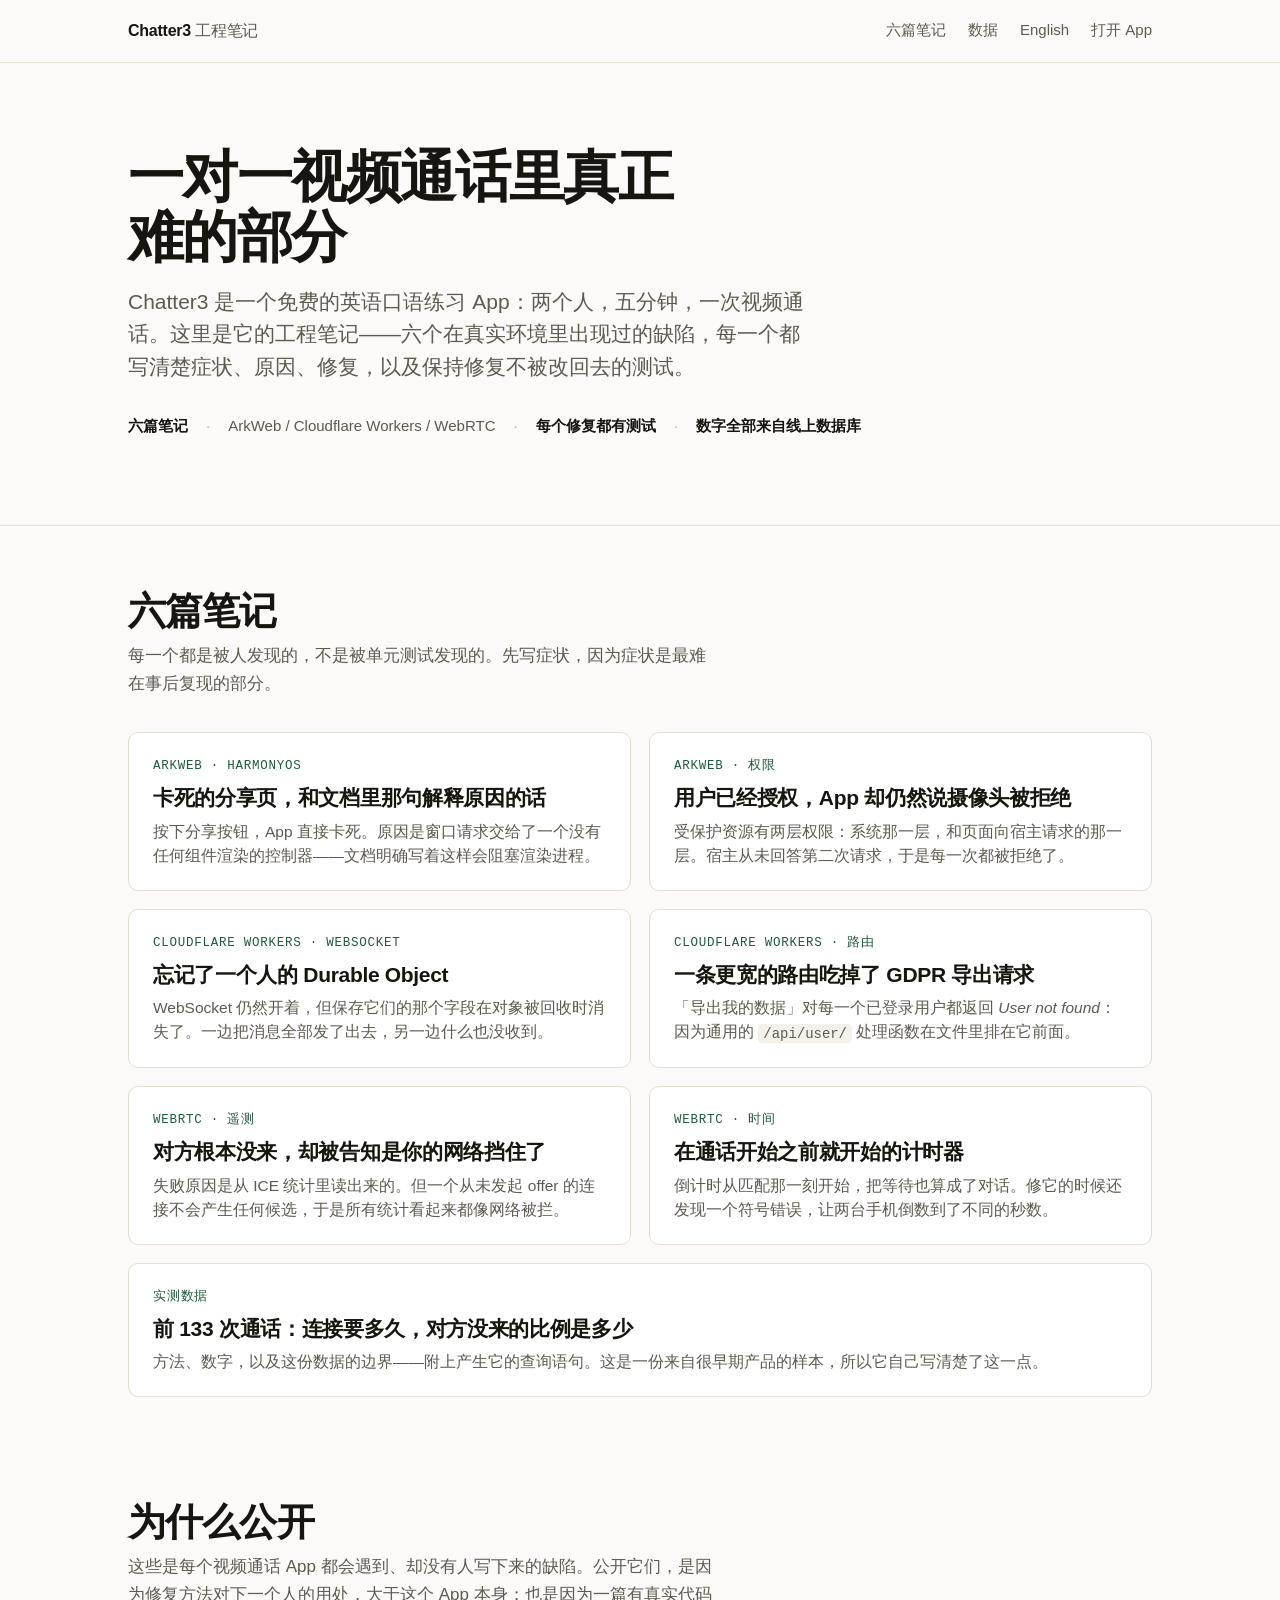
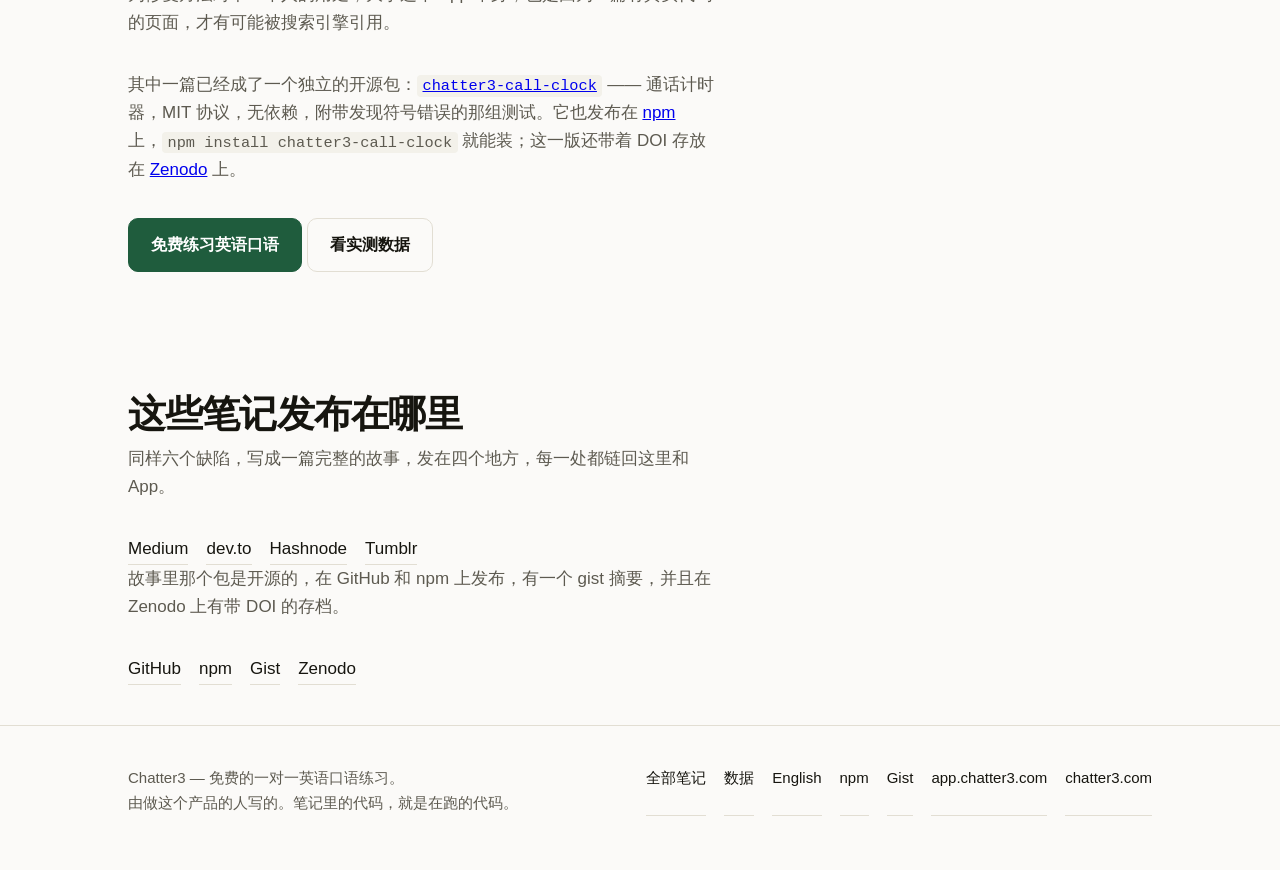
<file: zh/index.html>
<!doctype html>
<html lang="zh-CN" data-type="software" data-radius="soft" data-buttons="solid">
<head>
<meta charset="utf-8">
<meta name="viewport" content="width=device-width, initial-scale=1">
<title>Chatter3 工程笔记：一对一视频通话里真正难的部分</title>
<meta name="description" content="Chatter3 是一对一的免费英语口语练习 App。这是它的工程笔记：ArkWeb、Cloudflare Workers 与 WebRTC 中真实出现过的六个缺陷、症状、原因、修复方法，以及保持修复不被改回去的测试。">
<meta name="site-kind" content="software">
<meta name="page-type" content="software">
<meta name="page-kind" content="notes">
<link rel="canonical" href="https://chatter3-lab.github.io/zh/">
<meta property="og:title" content="Chatter3 工程笔记：一对一视频通话里真正难的部分">
<meta property="og:description" content="六个真实缺陷：卡死的分享页、被拒的摄像头、忘记对端的 Durable Object、被宽路由吞掉的 GDPR 导出、以及两个都属于「计时」的问题。">
<meta property="og:type" content="website">
<meta property="og:url" content="https://chatter3-lab.github.io/zh/">
<meta name="theme-color" content="#fbfaf8">
<link rel="stylesheet" href="/style.css">
<link rel="icon" href="/favicon.svg" type="image/svg+xml">
<script>document.documentElement.className += ' js';</script>
</head>
<body>
<a class="skip" href="#main">跳到正文</a>

<header class="site-head">
  <div class="wrap">
    <a class="brand" href="/zh/">Chatter3 <span>工程笔记</span></a>
    <nav class="nav">
      <a href="/zh/#notes">六篇笔记</a>
      <a href="/data/">数据</a>
      <a class="secondary" href="/">English</a>
      <a class="secondary" href="https://app.chatter3.com">打开 App</a>
    </nav>
  </div>
</header>

<main id="main">
  <section class="hero">
    <div class="wrap">
      <h1 data-enter>一对一视频通话里真正难的部分</h1>
      <p class="lede" data-enter>Chatter3 是一个免费的英语口语练习 App：两个人，五分钟，一次视频通话。这里是它的工程笔记——六个在真实环境里出现过的缺陷，每一个都写清楚症状、原因、修复，以及保持修复不被改回去的测试。</p>
      <p class="meta" data-enter><span><b>六篇笔记</b></span><span>ArkWeb / Cloudflare Workers / WebRTC</span><span><b>每个修复都有测试</b></span><span><b>数字全部来自线上数据库</b></span></p>
    </div>
  </section>

  <section class="notes" id="notes">
    <div class="wrap">
      <h2>六篇笔记</h2>
      <p class="section-note">每一个都是被人发现的，不是被单元测试发现的。先写症状，因为症状是最难在事后复现的部分。</p>

      <div class="note-grid">
        <a class="note-card" href="/arkweb-freeze/">
          <p class="kicker">ArkWeb · HarmonyOS</p>
          <h3>卡死的分享页，和文档里那句解释原因的话</h3>
          <p>按下分享按钮，App 直接卡死。原因是窗口请求交给了一个没有任何组件渲染的控制器——文档明确写着这样会阻塞渲染进程。</p>
        </a>

        <a class="note-card" href="/camera-permission/">
          <p class="kicker">ArkWeb · 权限</p>
          <h3>用户已经授权，App 却仍然说摄像头被拒绝</h3>
          <p>受保护资源有两层权限：系统那一层，和页面向宿主请求的那一层。宿主从未回答第二次请求，于是每一次都被拒绝了。</p>
        </a>

        <a class="note-card" href="/durable-object-peer-loss/">
          <p class="kicker">Cloudflare Workers · WebSocket</p>
          <h3>忘记了一个人的 Durable Object</h3>
          <p>WebSocket 仍然开着，但保存它们的那个字段在对象被回收时消失了。一边把消息全部发了出去，另一边什么也没收到。</p>
        </a>

        <a class="note-card" href="/route-order/">
          <p class="kicker">Cloudflare Workers · 路由</p>
          <h3>一条更宽的路由吃掉了 GDPR 导出请求</h3>
          <p>「导出我的数据」对每一个已登录用户都返回 <em>User not found</em>：因为通用的 <code>/api/user/<id></code> 处理函数在文件里排在它前面。</p>
        </a>

        <a class="note-card" href="/peer-not-joined/">
          <p class="kicker">WebRTC · 遥测</p>
          <h3>对方根本没来，却被告知是你的网络挡住了</h3>
          <p>失败原因是从 ICE 统计里读出来的。但一个从未发起 offer 的连接不会产生任何候选，于是所有统计看起来都像网络被拦。</p>
        </a>

        <a class="note-card" href="/call-clock/">
          <p class="kicker">WebRTC · 时间</p>
          <h3>在通话开始之前就开始的计时器</h3>
          <p>倒计时从匹配那一刻开始，把等待也算成了对话。修它的时候还发现一个符号错误，让两台手机倒数到了不同的秒数。</p>
        </a>

        <a class="note-card note-card--wide" href="/data/">
          <p class="kicker">实测数据</p>
          <h3>前 133 次通话：连接要多久，对方没来的比例是多少</h3>
          <p>方法、数字，以及这份数据的边界——附上产生它的查询语句。这是一份来自很早期产品的样本，所以它自己写清楚了这一点。</p>
        </a>
      </div>
    </div>
  </section>

  <section class="notes">
    <div class="wrap">
      <h2>为什么公开</h2>
      <p class="section-note">这些是每个视频通话 App 都会遇到、却没有人写下来的缺陷。公开它们，是因为修复方法对下一个人的用处，大于这个 App 本身；也是因为一篇有真实代码的页面，才有可能被搜索引擎引用。</p>
      <p class="section-note">其中一篇已经成了一个独立的开源包：<a href="https://github.com/chatter3-lab/chatter3-call-clock"><code>chatter3-call-clock</code></a> —— 通话计时器，MIT 协议，无依赖，附带发现符号错误的那组测试。它也发布在 <a href="https://www.npmjs.com/package/chatter3-call-clock">npm</a> 上，<code>npm install chatter3-call-clock</code> 就能装；这一版还带着 DOI 存放在 <a href="https://zenodo.org/records/24357991">Zenodo</a> 上。</p>
      <p><a class="btn" href="https://app.chatter3.com">免费练习英语口语</a> <a class="btn btn--quiet" href="/data/">看实测数据</a></p>
    </div>
  </section>

  <section class="notes">
    <div class="wrap">
      <h2>这些笔记发布在哪里</h2>
      <p class="section-note">同样六个缺陷，写成一篇完整的故事，发在四个地方，每一处都链回这里和 App。</p>
      <p class="pub-links">
        <a href="https://medium.com/@chatter3_lab/six-production-bugs-in-a-webrtc-app-with-the-tests-that-keep-them-fixed-aef40ace1c3a">Medium</a>
        <a href="https://dev.to/chatter3_lab/six-production-bugs-in-a-webrtc-app-with-the-tests-that-keep-them-fixed-25oj">dev.to</a>
        <a href="https://hashnode.com/posts/six-production-bugs-in-a-webrtc-app-with-the-tests-that-keep-them-fixed/6afd4846d442bab38e0895c0">Hashnode</a>
        <a href="https://www.tumblr.com/chatter3-lab">Tumblr</a>
      </p>
      <p class="section-note">故事里那个包是开源的，在 GitHub 和 npm 上发布，有一个 gist 摘要，并且在 Zenodo 上有带 DOI 的存档。</p>
      <p class="pub-links">
        <a href="https://github.com/chatter3-lab/chatter3-call-clock">GitHub</a>
        <a href="https://www.npmjs.com/package/chatter3-call-clock">npm</a>
        <a href="https://gist.github.com/rkj-c3/0881f4837f5694165c9cd8d26cff5bd1">Gist</a>
        <a href="https://zenodo.org/records/24357991">Zenodo</a>
      </p>
    </div>
  </section>
</main>

<footer class="site-foot">
  <div class="wrap">
    <div>
      Chatter3 — 免费的一对一英语口语练习。<br>
      由做这个产品的人写的。笔记里的代码，就是在跑的代码。
    </div>
    <div class="foot-links">
      <a href="/zh/">全部笔记</a>
      <a href="/data/">数据</a>
      <a href="/">English</a>
      <a href="https://www.npmjs.com/package/chatter3-call-clock">npm</a>
      <a href="https://gist.github.com/rkj-c3/0881f4837f5694165c9cd8d26cff5bd1">Gist</a>
      <a href="https://app.chatter3.com">app.chatter3.com</a>
      <a href="https://chatter3.com">chatter3.com</a>
    </div>
  </div>
</footer>

<script>
(function () {
  var els = document.querySelectorAll('[data-enter]');
  function show() { for (var i = 0; i < els.length; i++) { els[i].classList.add('in'); } }
  if (window.matchMedia && window.matchMedia('(prefers-reduced-motion: reduce)').matches) { show(); return; }
  requestAnimationFrame(function () { setTimeout(show, 60); });
})();
</script>
</body>
</html>
</file>
<file: style.css>
/* Chatter3 engineering notes — one stylesheet for every page.
   No external fonts, no CDN, no analytics: the notes have to be readable
   from a phone in mainland China, where Google Fonts is not reachable. */

:root {
  --bg: #fbfaf8;
  --ink: #16150f;
  --muted: #5d5a50;
  --line: #e2ded3;
  --surface: #ffffff;
  --code-bg: #f3f1ea;
  --accent: #1f5c3d;
  --accent-ink: #ffffff;
  --warn-bg: #fdf4e3;
  --warn-line: #e8d4a4;
  --radius: 10px;
  --wrap: 1080px;
  --measure: 68ch;
  --mono: ui-monospace, SFMono-Regular, "SF Mono", Menlo, Consolas, "Liberation Mono", monospace;
  --sans: -apple-system, BlinkMacSystemFont, "Segoe UI", Roboto, "Helvetica Neue", Arial,
    "Noto Sans SC", "PingFang SC", "Microsoft YaHei", sans-serif;
}

* { box-sizing: border-box; }

html { -webkit-text-size-adjust: 100%; scroll-behavior: smooth; }

body {
  margin: 0;
  background: var(--bg);
  color: var(--ink);
  font-family: var(--sans);
  font-size: 17px;
  line-height: 1.65;
  text-rendering: optimizeLegibility;
}

.wrap { max-width: var(--wrap); margin: 0 auto; padding: 0 28px; }
.wrap--narrow { max-width: 820px; }

/* ---------------------------------------------------------------- nav */
.site-head {
  border-bottom: 1px solid var(--line);
  background: rgba(251, 250, 248, 0.92);
  position: sticky;
  top: 0;
  z-index: 10;
  backdrop-filter: saturate(1.4) blur(8px);
}
.site-head .wrap {
  display: flex;
  align-items: center;
  justify-content: space-between;
  gap: 24px;
  min-height: 62px;
}
.brand {
  font-weight: 680;
  letter-spacing: -0.015em;
  text-decoration: none;
  color: var(--ink);
  font-size: 16px;
  white-space: nowrap;
}
.brand span { color: var(--muted); font-weight: 500; }
.nav { display: flex; gap: 22px; align-items: center; }
.nav a {
  color: var(--muted);
  text-decoration: none;
  font-size: 15px;
  padding: 4px 0;
  white-space: nowrap;
  border-bottom: 1.5px solid transparent;
  transition: color 0.18s ease, border-color 0.18s ease;
}
.nav a:hover { color: var(--ink); border-bottom-color: var(--accent); }
@media (max-width: 720px) { .nav a.secondary { display: none; } .nav { gap: 16px; } .nav a { font-size: 14px; } }

/* --------------------------------------------------------------- hero */
.hero { padding: 84px 0 72px; border-bottom: 1px solid var(--line); }
.hero h1 {
  margin: 0 0 18px;
  font-size: clamp(34px, 5.2vw, 56px);
  line-height: 1.08;
  letter-spacing: -0.028em;
  font-weight: 680;
  max-width: 19ch;
}
.hero p.lede {
  margin: 0 0 30px;
  font-size: clamp(18px, 2.2vw, 21px);
  line-height: 1.55;
  color: var(--muted);
  max-width: 58ch;
}
.hero .meta { display: flex; flex-wrap: wrap; gap: 6px 18px; color: var(--muted); font-size: 15px; }
.hero .meta b { color: var(--ink); font-weight: 600; }
.hero .meta span:not(:last-child)::after { content: "·"; margin-left: 18px; color: #b9b3a4; }

/* The hero enters once, but only when the browser can run the script that
   animates it. The text is never faded and never invisible: it settles
   into place, so a crawler, a printer and a screenshot all read the same
   page as the reader does. */
.js [data-enter] { transform: translateY(12px); }
.js [data-enter].in { transform: none; transition: transform 0.5s ease; }

/* ------------------------------------------------------------ buttons */
.btn {
  display: inline-flex;
  align-items: center;
  gap: 8px;
  background: var(--accent);
  color: var(--accent-ink);
  text-decoration: none;
  font-weight: 600;
  font-size: 16px;
  padding: 13px 22px;
  border-radius: var(--radius);
  border: 1px solid var(--accent);
  transition: transform 0.16s ease, box-shadow 0.16s ease, background 0.16s ease;
}
.btn:hover { transform: translateY(-2px); box-shadow: 0 8px 20px -10px rgba(31, 92, 61, 0.7); }
.btn:active { transform: translateY(0); }
.btn--quiet { background: transparent; color: var(--ink); border-color: var(--line); }
.btn--quiet:hover { border-color: var(--accent); box-shadow: none; }

/* -------------------------------------------------------------- notes */
.notes { padding: 64px 0 40px; }
.notes > .wrap > h2, .page-head h1 { margin: 0 0 8px; font-size: clamp(28px, 3.6vw, 38px); letter-spacing: -0.022em; line-height: 1.15; font-weight: 660; }
.section-note { margin: 0 0 34px; color: var(--muted); max-width: 62ch; }
.note-grid { display: grid; grid-template-columns: repeat(2, 1fr); gap: 18px; }
@media (max-width: 720px) { .note-grid { grid-template-columns: 1fr; } }

.note-card {
  display: block;
  background: var(--surface);
  border: 1px solid var(--line);
  border-radius: var(--radius);
  padding: 24px 24px 22px;
  text-decoration: none;
  color: inherit;
  transition: transform 0.18s ease, border-color 0.18s ease, box-shadow 0.18s ease;
}
.note-card:hover { transform: translateY(-2px); border-color: #cfc9ba; box-shadow: 0 12px 28px -20px rgba(22, 21, 15, 0.5); }
.note-card--wide { grid-column: 1 / -1; }
.note-card .kicker {
  font-family: var(--mono);
  font-size: 12.5px;
  letter-spacing: 0.06em;
  text-transform: uppercase;
  color: var(--accent);
  margin: 0 0 9px;
}
.note-card h3 { margin: 0 0 8px; font-size: 21px; line-height: 1.25; letter-spacing: -0.015em; font-weight: 640; }
.note-card p { margin: 0; color: var(--muted); font-size: 15.5px; line-height: 1.55; }

/* ------------------------------------------------------------- article */
.page-head { padding: 56px 0 30px; border-bottom: 1px solid var(--line); }
.page-head .kicker {
  font-family: var(--mono);
  font-size: 12.5px;
  letter-spacing: 0.07em;
  text-transform: uppercase;
  color: var(--accent);
  margin: 0 0 14px;
}
.page-head .lede { margin: 14px 0 0; font-size: 19px; line-height: 1.55; color: var(--muted); max-width: 62ch; }
.page-head .meta { margin-top: 18px; color: var(--muted); font-size: 14.5px; }

article { padding: 40px 0 70px; }
article h2 {
  margin: 46px 0 14px;
  font-size: clamp(23px, 2.6vw, 29px);
  letter-spacing: -0.018em;
  line-height: 1.2;
  font-weight: 650;
}
article h3 { margin: 32px 0 10px; font-size: 19px; font-weight: 640; letter-spacing: -0.01em; }
article p, article ul, article ol { max-width: var(--measure); }
article p { margin: 0 0 18px; }
article ul, article ol { margin: 0 0 20px; padding-left: 22px; }
article li { margin-bottom: 8px; }
article a { color: var(--accent); text-underline-offset: 3px; text-decoration-thickness: 1.5px; }
article a:hover { text-decoration-color: var(--ink); }
article strong { font-weight: 640; }
article hr { border: 0; border-top: 1px solid var(--line); margin: 40px 0; }

pre {
  background: var(--code-bg);
  border: 1px solid var(--line);
  border-radius: var(--radius);
  padding: 16px 18px;
  overflow-x: auto;
  font-family: var(--mono);
  font-size: 13.5px;
  line-height: 1.6;
  margin: 0 0 22px;
  max-width: 100%;
}
pre code { font-family: inherit; }
code {
  font-family: var(--mono);
  font-size: 0.9em;
  background: var(--code-bg);
  padding: 0.12em 0.36em;
  border-radius: 4px;
}
pre code { background: none; padding: 0; }

blockquote {
  margin: 0 0 22px;
  padding: 14px 18px;
  border-left: 3px solid var(--accent);
  background: var(--warn-bg);
  border-radius: 0 var(--radius) var(--radius) 0;
  color: #4a4536;
  font-size: 16px;
}
blockquote p:last-child { margin-bottom: 0; }

.callout {
  border: 1px solid var(--warn-line);
  background: var(--warn-bg);
  border-radius: var(--radius);
  padding: 16px 18px;
  margin: 0 0 22px;
  font-size: 15.5px;
}
.callout p:last-child { margin-bottom: 0; }
.callout b { display: block; margin-bottom: 4px; }

table { width: 100%; border-collapse: collapse; margin: 0 0 24px; font-size: 15.5px; }
th, td { text-align: left; padding: 10px 12px; border-bottom: 1px solid var(--line); }
th { font-weight: 640; font-size: 13.5px; text-transform: uppercase; letter-spacing: 0.05em; color: var(--muted); }
td.num, th.num { text-align: right; font-variant-numeric: tabular-nums; font-family: var(--mono); }

figure { margin: 0 0 26px; }
figcaption { font-size: 14px; color: var(--muted); margin-top: 8px; }

/* -------------------------------------------------------------- table */
.stats { display: grid; grid-template-columns: repeat(4, 1fr); gap: 14px; margin: 0 0 34px; }
@media (max-width: 820px) { .stats { grid-template-columns: repeat(2, 1fr); } }
@media (max-width: 420px) { .stats { grid-template-columns: 1fr; } }
.stat {
  background: var(--surface);
  border: 1px solid var(--line);
  border-radius: var(--radius);
  padding: 18px 18px 16px;
}
.stat .v { font-size: 30px; font-weight: 660; letter-spacing: -0.02em; line-height: 1.1; font-variant-numeric: tabular-nums; }
.stat .k { font-size: 13.5px; color: var(--muted); margin-top: 6px; line-height: 1.4; }

/* ------------------------------------------------------------- footer */
.site-foot { border-top: 1px solid var(--line); padding: 40px 0 54px; color: var(--muted); font-size: 15px; }
.site-foot .wrap { display: flex; flex-wrap: wrap; gap: 16px 40px; justify-content: space-between; }
.site-foot a { color: var(--ink); text-decoration: none; border-bottom: 1px solid var(--line); }
.site-foot a:hover { border-bottom-color: var(--accent); color: var(--accent); }
.foot-links { display: flex; flex-wrap: wrap; gap: 18px; }

/* Where the notes are published: a row of quiet links. */
.pub-links { display: flex; flex-wrap: wrap; gap: 10px 18px; margin: 0; }
.pub-links a {
  color: var(--ink);
  text-decoration: none;
  border-bottom: 1px solid var(--line);
  padding-bottom: 1px;
}
.pub-links a:hover { border-bottom-color: var(--accent); color: var(--accent); }

.skip {
  position: absolute;
  left: -9999px;
  top: 0;
  background: var(--ink);
  color: #fff;
  padding: 10px 16px;
  z-index: 50;
  border-radius: 0 0 var(--radius) 0;
}
.skip:focus { left: 0; }

:focus-visible { outline: 2px solid var(--accent); outline-offset: 2px; }

@media (prefers-reduced-motion: reduce) {
  * { animation-duration: 0.001ms !important; transition-duration: 0.001ms !important; }
  .js [data-enter] { transform: none; }
}
</file>
